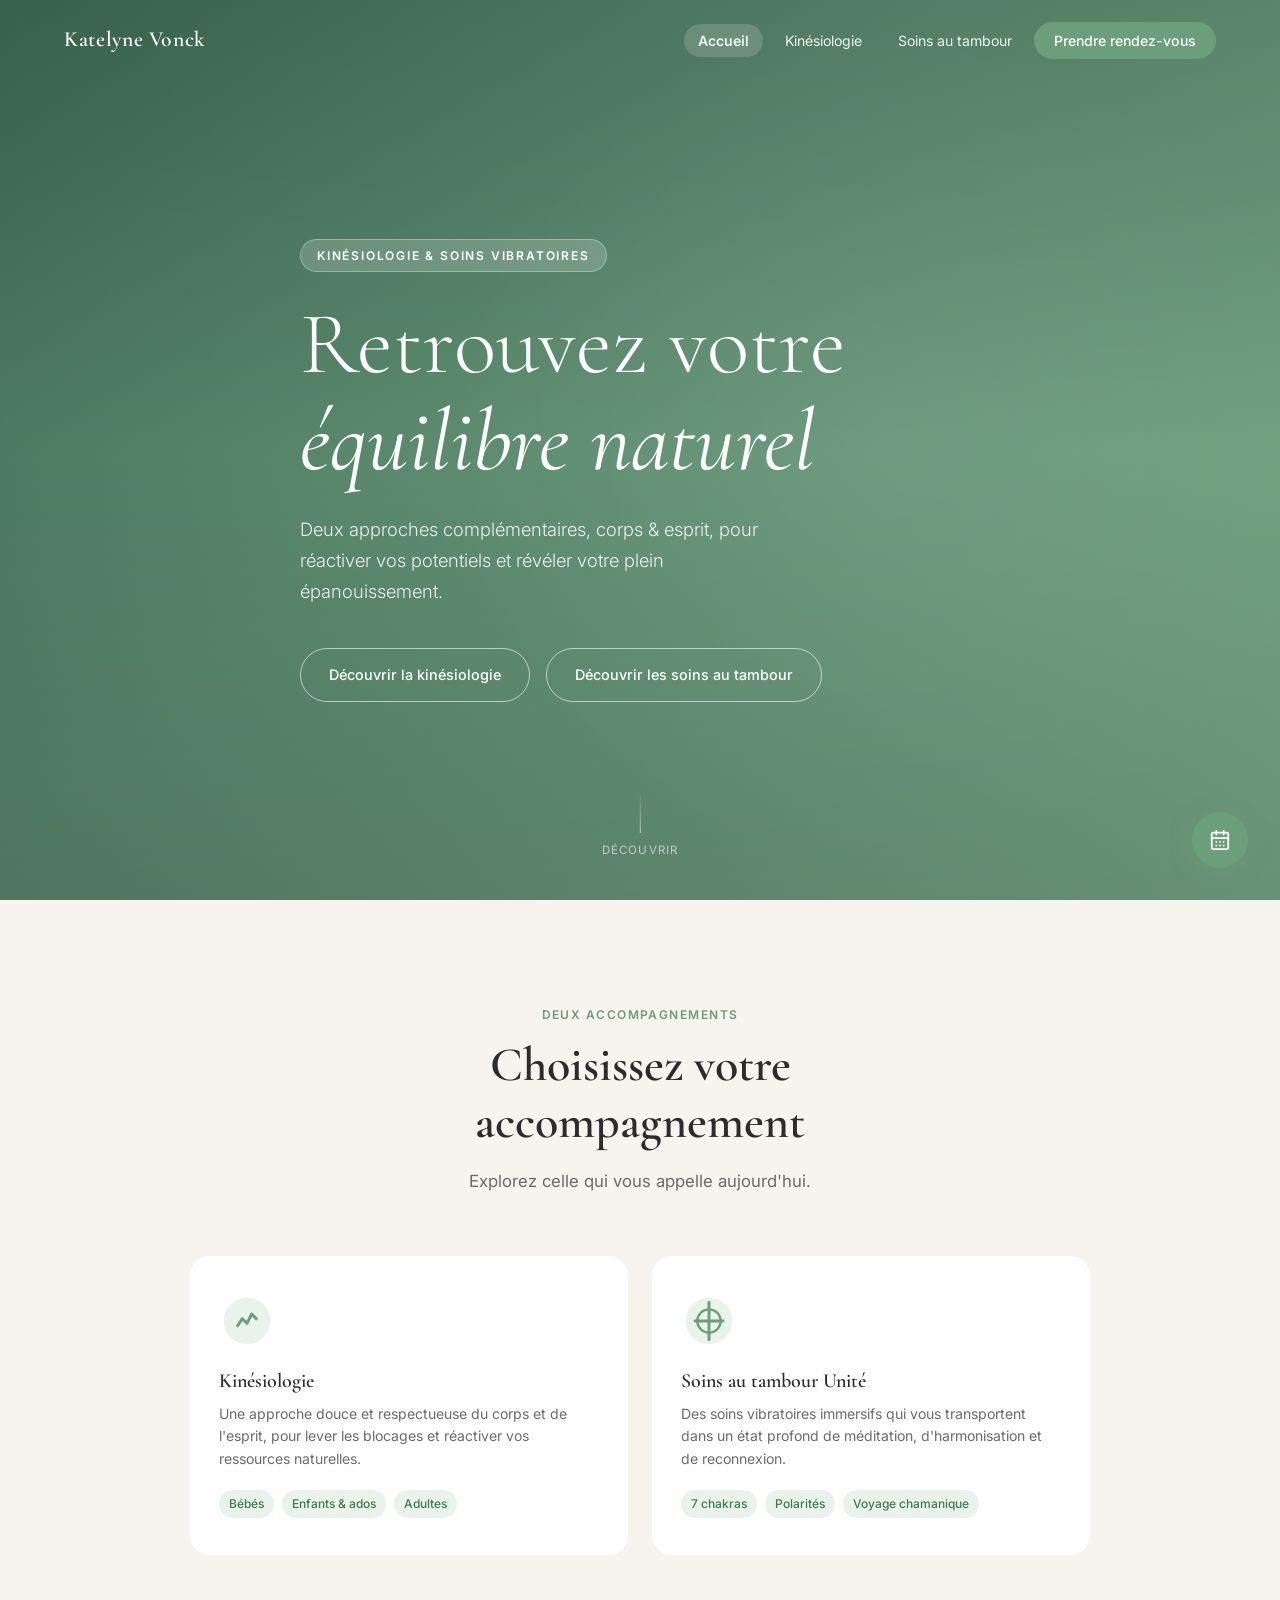
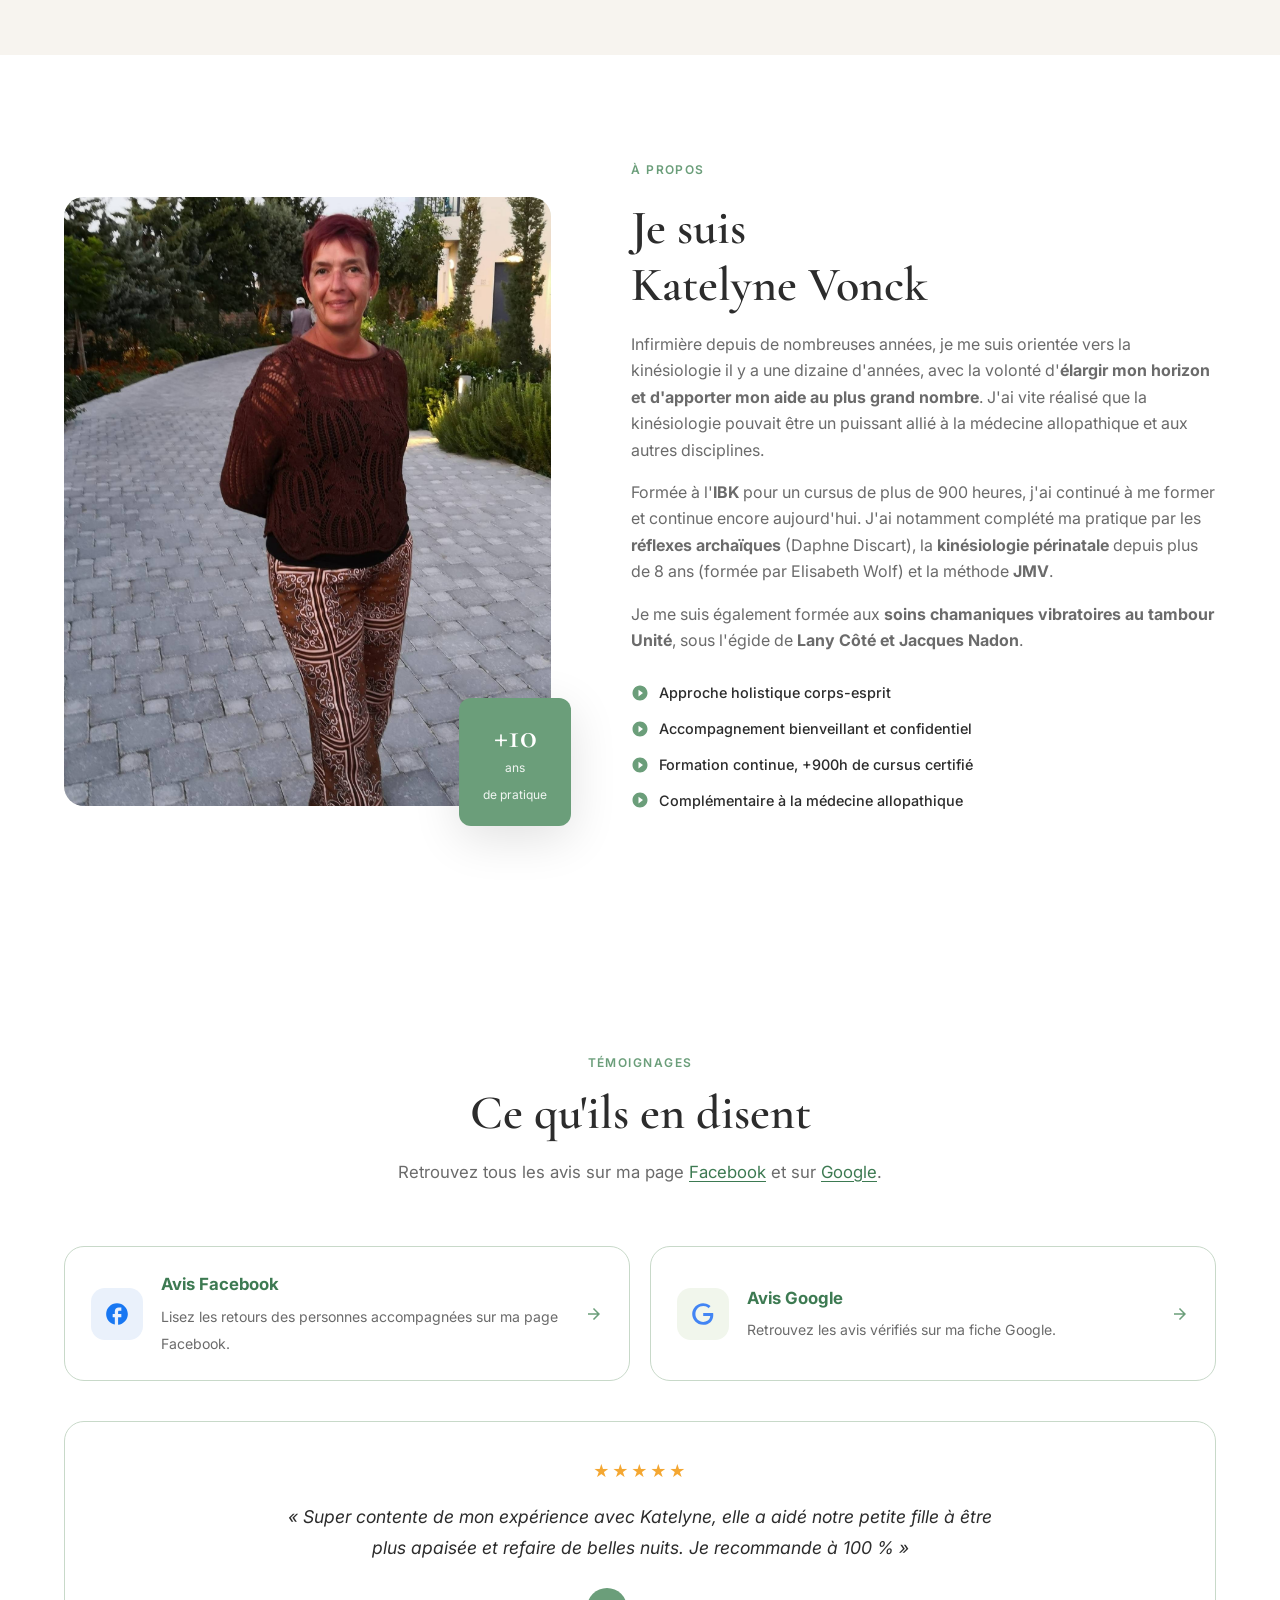
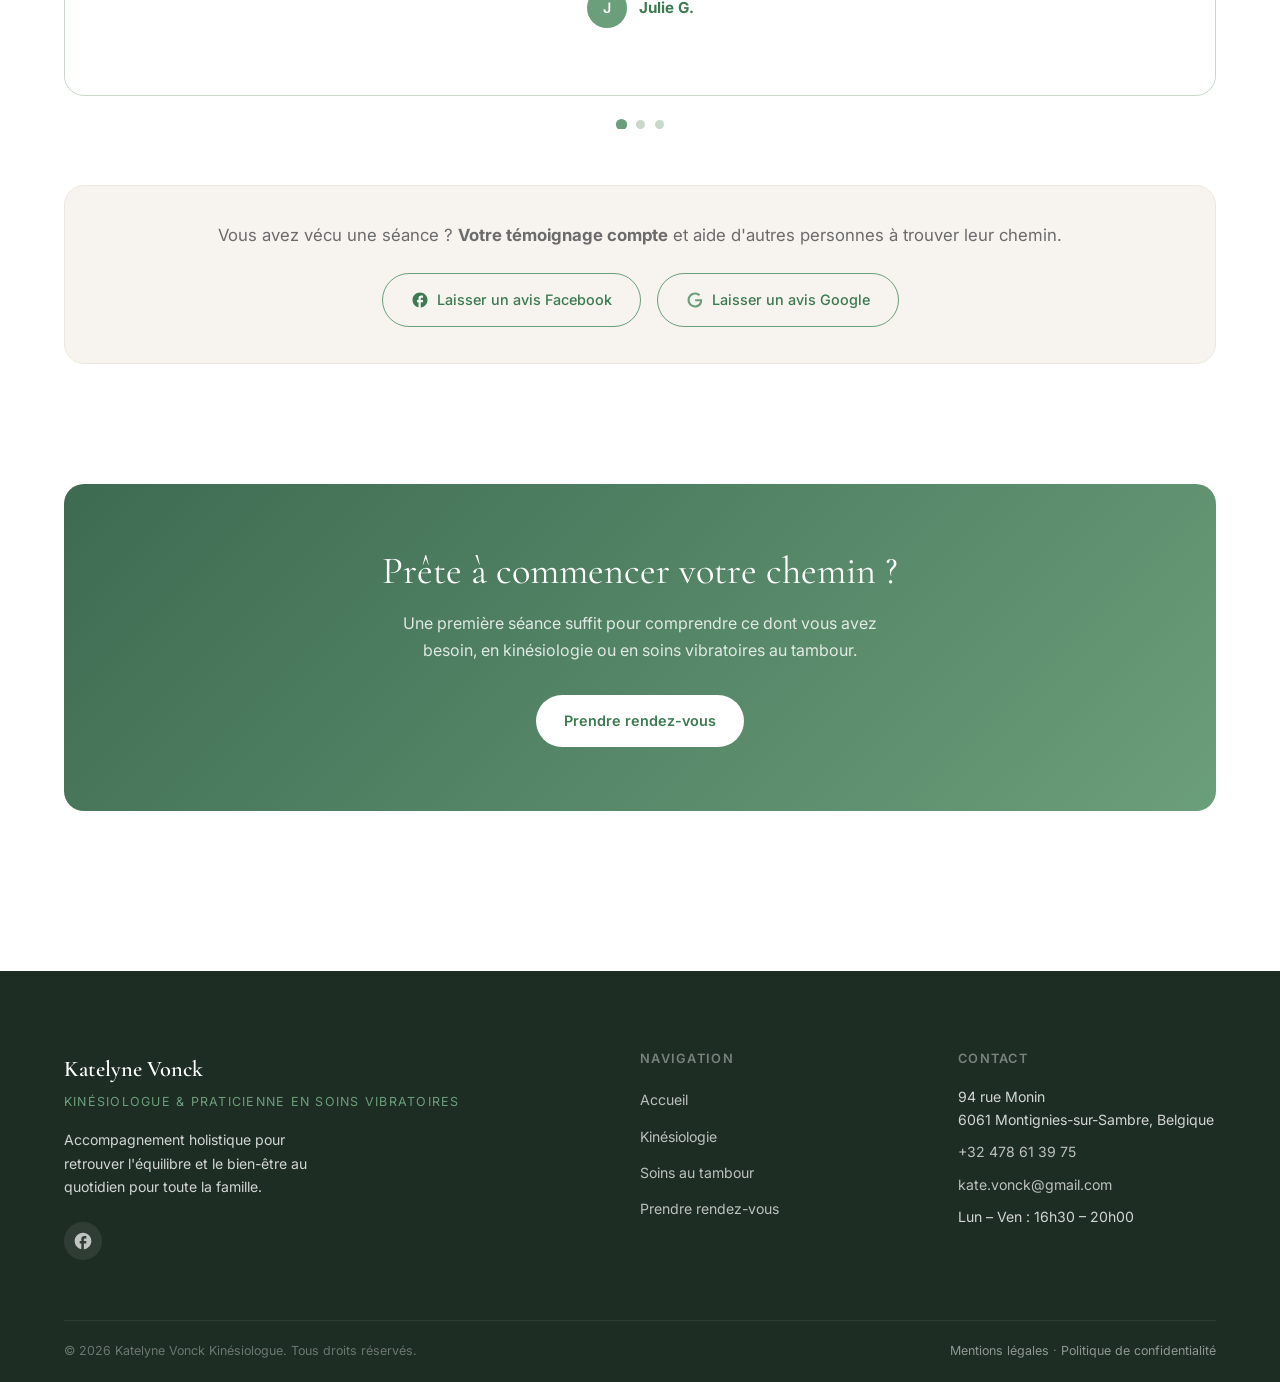
<file: index.html>
<!DOCTYPE html>
<html lang="fr">
<head>
  <meta name="google-site-verification" content="82ShubOhKeDc13BRWe15_0MwCAB38sru5B-6_cLodQk" />
  <meta charset="UTF-8" />
  <meta name="viewport" content="width=device-width, initial-scale=1.0" />
  <title>Katelyne Vonck — Kinésiologie &amp; Soins vibratoires au tambour</title>
  <meta name="description" content="Katelyne Vonck, kinésiologue et praticienne en soins vibratoires au tambour à Montignies-sur-Sambre. Deux approches complémentaires pour bébés, enfants, ados et adultes." />
  <link rel="preconnect" href="https://fonts.googleapis.com" />
  <link rel="preconnect" href="https://fonts.gstatic.com" crossorigin />
  <link href="https://fonts.googleapis.com/css2?family=Cormorant+Garamond:ital,wght@0,300;0,400;0,600;1,300;1,400&family=Inter:wght@300;400;500;600&display=swap" rel="stylesheet" />
  <link rel="stylesheet" href="style.css" />
</head>
<body>

  <header class="header" id="header"></header>

  <main>

    <!-- HERO -->
    <section class="hero" id="accueil">
      <div class="hero-overlay"></div>
      <div class="hero-content container">
        <span class="hero-tag">Kinésiologie &amp; Soins vibratoires</span>
        <h1 class="hero-title">Retrouvez votre<br /><em>équilibre naturel</em></h1>
        <p class="hero-sub">Deux approches complémentaires, corps &amp; esprit, pour réactiver vos potentiels et révéler votre plein épanouissement.</p>
        <div class="hero-actions">
          <a href="kinesiologie.html" class="btn btn-ghost">Découvrir la kinésiologie</a>
          <a href="tambour.html" class="btn btn-ghost">Découvrir les soins au tambour</a>
        </div>
      </div>
      <div class="hero-scroll">
        <span class="scroll-line"></span>
        <span class="scroll-text">Découvrir</span>
      </div>
    </section>


    <!-- FORK : KINÉSIO / TAMBOUR -->
    <section class="services" id="fork">
      <div class="container">
        <div class="section-header reveal">
          <span class="section-tag">Deux accompagnements</span>
          <h2 class="section-title">Choisissez votre accompagnement</h2>
          <p class="section-desc">Explorez celle qui vous appelle aujourd'hui.</p>
        </div>
        <div class="services-grid services-grid--fork reveal">

          <a href="kinesiologie.html" class="service-card">
            <div class="service-icon">
              <svg viewBox="0 0 48 48" fill="none"><circle cx="24" cy="24" r="20" fill="#eaf3eb"/><path d="M16 28 L20 22 L24 26 L28 18 L32 22" stroke="#6b9e7a" stroke-width="2.5" stroke-linecap="round" stroke-linejoin="round" fill="none"/></svg>
            </div>
            <h3>Kinésiologie</h3>
            <p>Une approche douce et respectueuse du corps et de l'esprit, pour lever les blocages et réactiver vos ressources naturelles.</p>
            <div class="service-meta">
              <span>Bébés</span>
              <span>Enfants &amp; ados</span>
              <span>Adultes</span>
            </div>
          </a>

          <a href="tambour.html" class="service-card">
            <div class="service-icon">
              <svg viewBox="0 0 48 48" fill="none"><circle cx="24" cy="24" r="20" fill="#eaf3eb"/><path d="M24 8 L24 40 M12 24 L36 24" stroke="#6b9e7a" stroke-width="2.5" stroke-linecap="round"/><circle cx="24" cy="24" r="10" stroke="#6b9e7a" stroke-width="2" fill="none"/></svg>
            </div>
            <h3>Soins au tambour Unité</h3>
            <p>Des soins vibratoires immersifs qui vous transportent dans un état profond de méditation, d'harmonisation et de reconnexion.</p>
            <div class="service-meta">
              <span>7 chakras</span>
              <span>Polarités</span>
              <span>Voyage chamanique</span>
            </div>
          </a>

        </div>
      </div>
    </section>


    <!-- À PROPOS -->
    <section class="about" id="a-propos">
      <div class="container about-grid">
        <div class="about-image-wrap reveal">
          <div class="about-image-placeholder">
            <img src="Katelyne.jpg" alt="Katelyne Vonck, kinésiologue" class="about-photo" />
          </div>
          <div class="about-badge">
            <span class="badge-num">+10</span>
            <span class="badge-txt">ans<br/>de pratique</span>
          </div>
        </div>
        <div class="about-text reveal">
          <span class="section-tag">À propos</span>
          <h2 class="section-title">Je suis<br />Katelyne Vonck</h2>
          <p>Infirmière depuis de nombreuses années, je me suis orientée vers la kinésiologie il y a une dizaine d'années, avec la volonté d'<strong>élargir mon horizon et d'apporter mon aide au plus grand nombre</strong>. J'ai vite réalisé que la kinésiologie pouvait être un puissant allié à la médecine allopathique et aux autres disciplines.</p>
          <p>Formée à l'<strong>IBK</strong> pour un cursus de plus de 900 heures, j'ai continué à me former et continue encore aujourd'hui. J'ai notamment complété ma pratique par les <strong>réflexes archaïques</strong> (Daphne Discart), la <strong>kinésiologie périnatale</strong> depuis plus de 8 ans (formée par Elisabeth Wolf) et la méthode <strong>JMV</strong>.</p>
          <p>Je me suis également formée aux <strong>soins chamaniques vibratoires au tambour Unité</strong>, sous l'égide de <strong>Lany Côté et Jacques Nadon</strong>.</p>
          <ul class="about-values">
            <li>
              <svg width="18" height="18" viewBox="0 0 24 24" fill="none"><path d="M12 2C6.48 2 2 6.48 2 12s4.48 10 10 10 10-4.48 10-10S17.52 2 12 2zm-2 14.5v-9l6 4.5-6 4.5z" fill="#6b9e7a"/></svg>
              Approche holistique corps-esprit
            </li>
            <li>
              <svg width="18" height="18" viewBox="0 0 24 24" fill="none"><path d="M12 2C6.48 2 2 6.48 2 12s4.48 10 10 10 10-4.48 10-10S17.52 2 12 2zm-2 14.5v-9l6 4.5-6 4.5z" fill="#6b9e7a"/></svg>
              Accompagnement bienveillant et confidentiel
            </li>
            <li>
              <svg width="18" height="18" viewBox="0 0 24 24" fill="none"><path d="M12 2C6.48 2 2 6.48 2 12s4.48 10 10 10 10-4.48 10-10S17.52 2 12 2zm-2 14.5v-9l6 4.5-6 4.5z" fill="#6b9e7a"/></svg>
              Formation continue, +900h de cursus certifié
            </li>
            <li>
              <svg width="18" height="18" viewBox="0 0 24 24" fill="none"><path d="M12 2C6.48 2 2 6.48 2 12s4.48 10 10 10 10-4.48 10-10S17.52 2 12 2zm-2 14.5v-9l6 4.5-6 4.5z" fill="#6b9e7a"/></svg>
              Complémentaire à la médecine allopathique
            </li>
          </ul>
        </div>
      </div>
    </section>


    <!-- TÉMOIGNAGES -->
    <section class="testimonials" id="temoignages">
      <div class="container">
        <div class="section-header reveal">
          <span class="section-tag">Témoignages</span>
          <h2 class="section-title">Ce qu'ils en disent</h2>
          <p class="section-desc">Retrouvez tous les avis sur ma page <a href="https://www.facebook.com/katelynevonckkinesio/?locale=fr_FR" target="_blank" rel="noopener" class="testimonials-link">Facebook</a> et sur <a href="https://www.google.com/search?q=Katelyne+Vonck+kinésiologie+Montignies-sur-Sambre" target="_blank" rel="noopener" class="testimonials-link">Google</a>.</p>
        </div>
        <!-- Vrais avis : renvoi Facebook & Google -->
        <div class="reviews-embed reveal">
          <a href="https://www.facebook.com/katelynevonckkinesio/reviews" target="_blank" rel="noopener" class="review-source-card">
            <div class="review-source-icon review-source-icon--fb">
              <svg viewBox="0 0 24 24" width="26" height="26" fill="currentColor"><path d="M22 12c0-5.52-4.48-10-10-10S2 6.48 2 12c0 4.84 3.44 8.87 8 9.8V15H8v-3h2V9.5C10 7.57 11.57 6 13.5 6H16v3h-2c-.55 0-1 .45-1 1v2h3v3h-3v6.95c5.05-.5 9-4.76 9-9.95z"/></svg>
            </div>
            <div>
              <strong>Avis Facebook</strong>
              <span>Lisez les retours des personnes accompagnées sur ma page Facebook.</span>
            </div>
            <svg class="review-source-arrow" viewBox="0 0 24 24" width="18" height="18" fill="none"><path d="M12 4l-1.41 1.41L16.17 11H4v2h12.17l-5.58 5.59L12 20l8-8z" fill="currentColor"/></svg>
          </a>
          <a href="https://www.google.com/search?q=Katelyne+Vonck+kinésiologie+Montignies-sur-Sambre" target="_blank" rel="noopener" class="review-source-card">
            <div class="review-source-icon review-source-icon--google">
              <svg viewBox="0 0 24 24" width="26" height="26" fill="none"><path d="M21.35 11.1h-9.17v2.73h6.51c-.33 3.81-3.5 5.44-6.5 5.44C8.36 19.27 5 16.25 5 12c0-4.1 3.2-7.27 7.2-7.27 3.09 0 4.9 1.97 4.9 1.97L19 4.72S16.56 2 12.1 2C6.42 2 2.03 6.8 2.03 12c0 5.05 4.13 10 10.22 10 5.35 0 9.25-3.67 9.25-9.09 0-1.15-.15-1.81-.15-1.81z" fill="#4285F4"/></svg>
            </div>
            <div>
              <strong>Avis Google</strong>
              <span>Retrouvez les avis vérifiés sur ma fiche Google.</span>
            </div>
            <svg class="review-source-arrow" viewBox="0 0 24 24" width="18" height="18" fill="none"><path d="M12 4l-1.41 1.41L16.17 11H4v2h12.17l-5.58 5.59L12 20l8-8z" fill="currentColor"/></svg>
          </a>
        </div>

        <!-- Carrousel d'avis -->
        <div class="reviews-carousel reveal" id="reviewsCarousel">
          <div class="reviews-track" id="reviewsTrack">
            <div class="review-slide">
              <div class="stars">★★★★★</div>
              <p>« Super contente de mon expérience avec Katelyne, elle a aidé notre petite fille à être plus apaisée et refaire de belles nuits. Je recommande à 100&nbsp;% »</p>
              <div class="review-slide-author">
                <div class="author-avatar">J</div>
                <strong>Julie G.</strong>
              </div>
            </div>
            <div class="review-slide">
              <div class="stars">★★★★★</div>
              <p>« Très pro, toujours à l'écoute, douce et bienveillante, elle va au bout des choses… Une aide précieuse, merci&nbsp;! »</p>
              <div class="review-slide-author">
                <div class="author-avatar">N</div>
                <strong>Nathalie B.</strong>
              </div>
            </div>
            <div class="review-slide">
              <div class="stars">★★★★★</div>
              <p>« Première expérience pour moi et je n'en suis absolument pas déçue. Je recommande les yeux fermés, vraiment. Un grand merci, je reviendrai certainement à chaque fois que je ressentirai le besoin, ça en vaut vraiment la peine. »</p>
              <div class="review-slide-author">
                <div class="author-avatar">B</div>
                <strong>Beverly F.</strong>
              </div>
            </div>
          </div>
          <div class="reviews-dots" id="reviewsDots"></div>
        </div>

        <!-- Invitation à laisser un avis -->
        <div class="review-cta reveal">
          <p>Vous avez vécu une séance ? <strong>Votre témoignage compte</strong> et aide d'autres personnes à trouver leur chemin.</p>
          <div class="review-cta-btns">
            <a href="https://www.facebook.com/katelynevonckkinesio/?locale=fr_FR" target="_blank" rel="noopener" class="btn btn-outline">
              <svg viewBox="0 0 24 24" width="18" height="18" fill="currentColor"><path d="M22 12c0-5.52-4.48-10-10-10S2 6.48 2 12c0 4.84 3.44 8.87 8 9.8V15H8v-3h2V9.5C10 7.57 11.57 6 13.5 6H16v3h-2c-.55 0-1 .45-1 1v2h3v3h-3v6.95c5.05-.5 9-4.76 9-9.95z"/></svg>
              Laisser un avis Facebook
            </a>
            <a href="https://g.page/r/write-a-review" target="_blank" rel="noopener" class="btn btn-outline">
              <svg viewBox="0 0 24 24" width="18" height="18" fill="none"><path d="M21.35 11.1h-9.17v2.73h6.51c-.33 3.81-3.5 5.44-6.5 5.44C8.36 19.27 5 16.25 5 12c0-4.1 3.2-7.27 7.2-7.27 3.09 0 4.9 1.97 4.9 1.97L19 4.72S16.56 2 12.1 2C6.42 2 2.03 6.8 2.03 12c0 5.05 4.13 10 10.22 10 5.35 0 9.25-3.67 9.25-9.09 0-1.15-.15-1.81-.15-1.81z" fill="#6b9e7a"/></svg>
              Laisser un avis Google
            </a>
          </div>
        </div>
      </div>
    </section>


    <!-- CTA RENDEZ-VOUS -->
    <section class="cta-banner-section">
      <div class="container">
        <div class="cta-banner reveal">
          <h2>Prête à commencer votre chemin ?</h2>
          <p>Une première séance suffit pour comprendre ce dont vous avez besoin, en kinésiologie ou en soins vibratoires au tambour.</p>
          <div class="cta-banner-actions">
            <a href="contact.html#rdv" class="btn btn-primary">Prendre rendez-vous</a>
          </div>
        </div>
      </div>
    </section>

  </main>

  <footer class="footer" id="site-footer"></footer>
  <div id="site-fab"></div>

  <script src="partials.js"></script>
  <script src="script.js"></script>
</body>
</html>
</file>
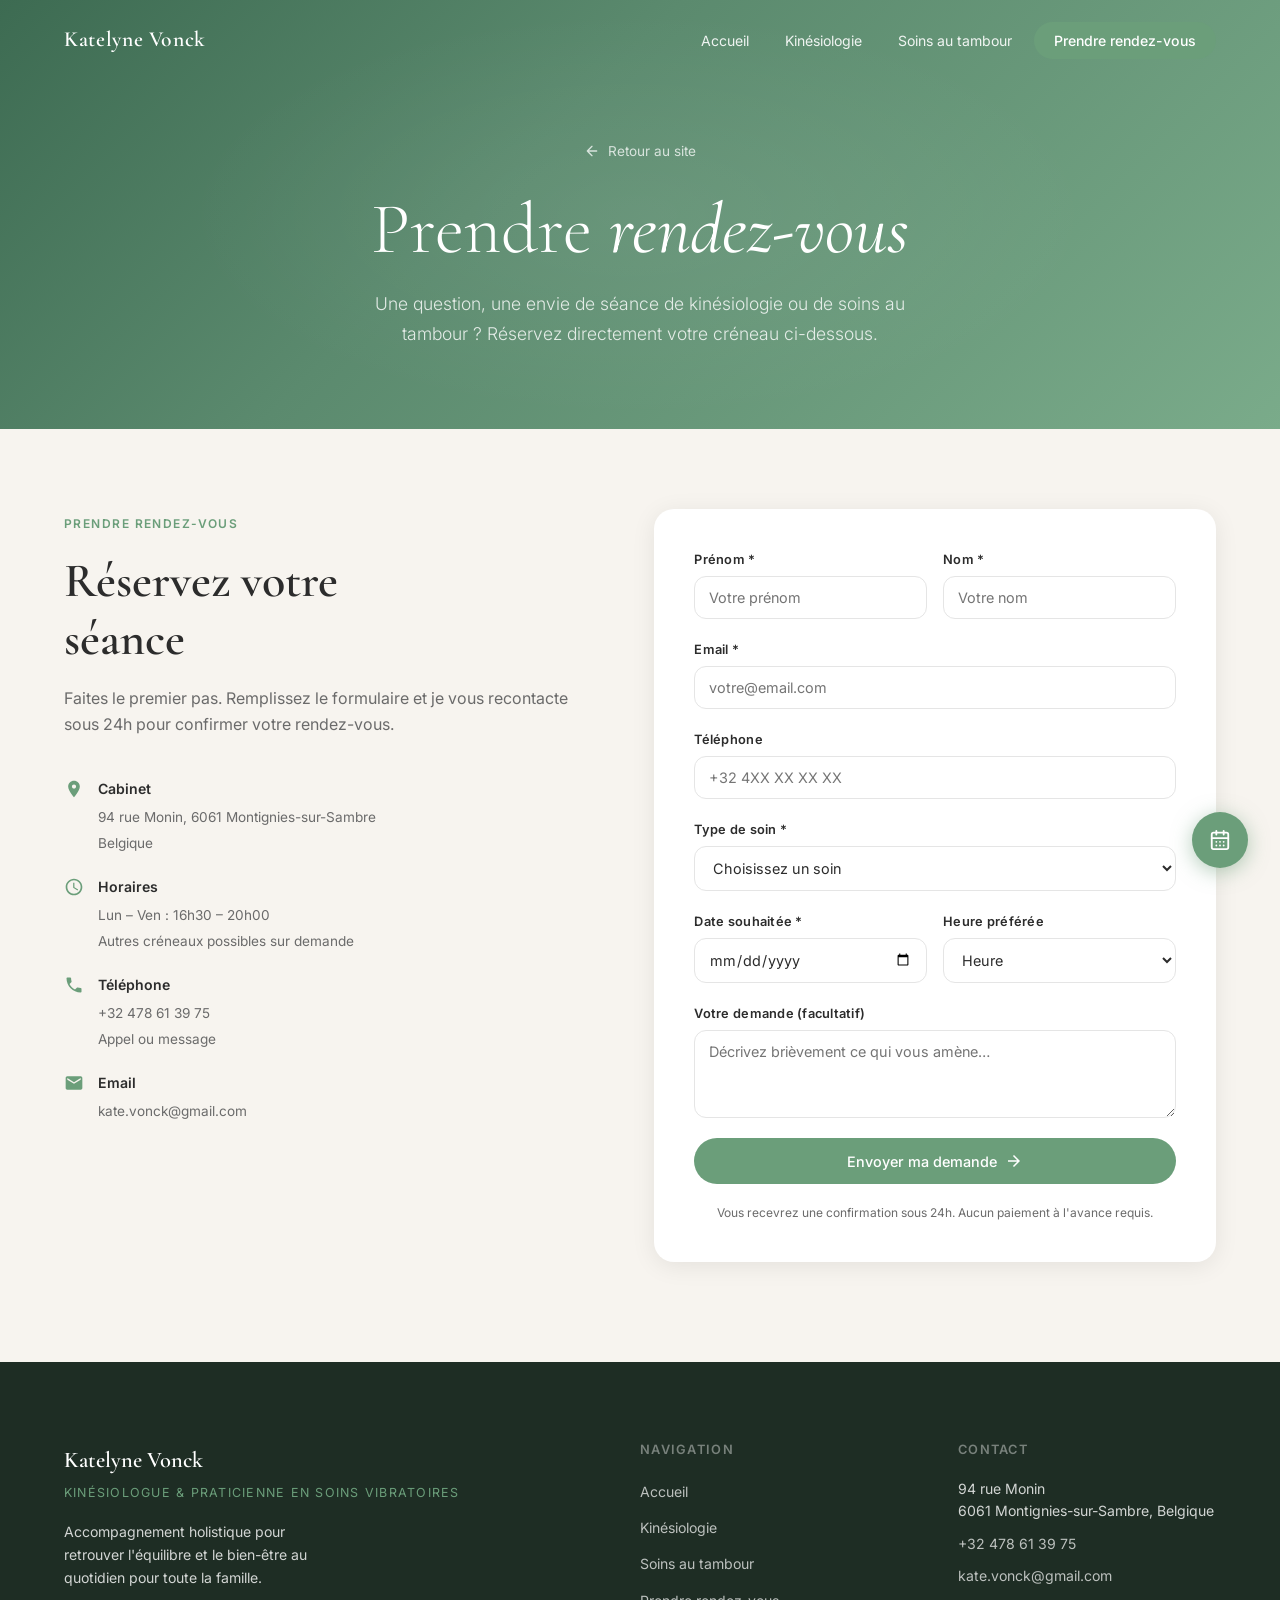
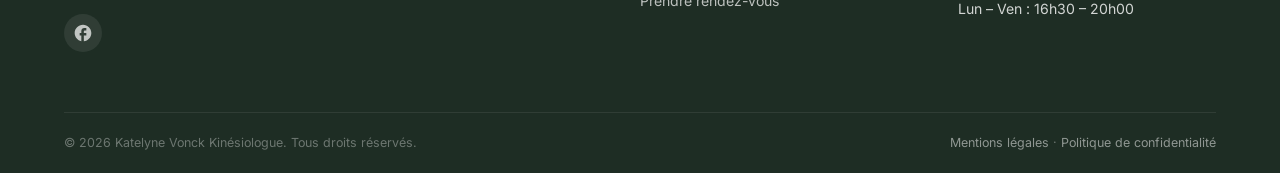
<file: contact.html>
<!DOCTYPE html>
<html lang="fr">
<head>
  <meta charset="UTF-8" />
  <meta name="viewport" content="width=device-width, initial-scale=1.0" />
  <title>Prendre rendez-vous — Katelyne Vonck</title>
  <meta name="description" content="Prenez rendez-vous avec Katelyne Vonck, kinésiologue et praticienne en soins vibratoires au tambour, à Montignies-sur-Sambre." />
  <link rel="preconnect" href="https://fonts.googleapis.com" />
  <link rel="preconnect" href="https://fonts.gstatic.com" crossorigin />
  <link href="https://fonts.googleapis.com/css2?family=Cormorant+Garamond:ital,wght@0,300;0,400;0,600;1,300;1,400&family=Inter:wght@300;400;500;600&display=swap" rel="stylesheet" />
  <link rel="stylesheet" href="style.css" />
</head>
<body>

  <header class="header" id="header"></header>

  <main>

    <!-- HERO -->
    <div class="page-hero">
      <div class="page-hero-content container">
        <a href="index.html" class="back-link">
          <svg viewBox="0 0 24 24" width="16" height="16" fill="none"><path d="M19 12H5M12 19l-7-7 7-7" stroke="currentColor" stroke-width="2" stroke-linecap="round" stroke-linejoin="round"/></svg>
          Retour au site
        </a>
        <h1>Prendre <em>rendez-vous</em></h1>
        <p>Une question, une envie de séance de kinésiologie ou de soins au tambour ? Réservez directement votre créneau ci-dessous.</p>
      </div>
    </div>

    <!-- RENDEZ-VOUS -->
    <section class="booking" id="rdv" style="padding-top: 80px;">
      <div class="container booking-grid">
        <div class="booking-info reveal">
          <span class="section-tag">Prendre rendez-vous</span>
          <h2 class="section-title">Réservez votre<br />séance</h2>
          <p>Faites le premier pas. Remplissez le formulaire et je vous recontacte sous 24h pour confirmer votre rendez-vous.</p>
          <div class="booking-details">
            <div class="booking-detail">
              <svg viewBox="0 0 24 24" fill="none"><path d="M12 2C8.13 2 5 5.13 5 9c0 5.25 7 13 7 13s7-7.75 7-13c0-3.87-3.13-7-7-7zm0 9.5c-1.38 0-2.5-1.12-2.5-2.5s1.12-2.5 2.5-2.5 2.5 1.12 2.5 2.5-1.12 2.5-2.5 2.5z" fill="#6b9e7a"/></svg>
              <div>
                <strong>Cabinet</strong>
                <span>94 rue Monin, 6061 Montignies-sur-Sambre<br/>Belgique</span>
              </div>
            </div>
            <div class="booking-detail">
              <svg viewBox="0 0 24 24" fill="none"><path d="M11.99 2C6.47 2 2 6.48 2 12s4.47 10 9.99 10C17.52 22 22 17.52 22 12S17.52 2 11.99 2zM12 20c-4.42 0-8-3.58-8-8s3.58-8 8-8 8 3.58 8 8-3.58 8-8 8zm.5-13H11v6l5.25 3.15.75-1.23-4.5-2.67V7z" fill="#6b9e7a"/></svg>
              <div>
                <strong>Horaires</strong>
                <span>Lun – Ven : 16h30 – 20h00<br/>Autres créneaux possibles sur demande</span>
              </div>
            </div>
            <div class="booking-detail">
              <svg viewBox="0 0 24 24" fill="none"><path d="M6.62 10.79c1.44 2.83 3.76 5.14 6.59 6.59l2.2-2.2c.27-.27.67-.36 1.02-.24 1.12.37 2.33.57 3.57.57.55 0 1 .45 1 1V20c0 .55-.45 1-1 1-9.39 0-17-7.61-17-17 0-.55.45-1 1-1h3.5c.55 0 1 .45 1 1 0 1.25.2 2.45.57 3.57.11.35.03.74-.25 1.02l-2.2 2.2z" fill="#6b9e7a"/></svg>
              <div>
                <strong>Téléphone</strong>
                <span><a href="tel:+32478613975">+32 478 61 39 75</a><br/>Appel ou message</span>
              </div>
            </div>
            <div class="booking-detail">
              <svg viewBox="0 0 24 24" fill="none"><path d="M20 4H4c-1.1 0-1.99.9-1.99 2L2 18c0 1.1.9 2 2 2h16c1.1 0 2-.9 2-2V6c0-1.1-.9-2-2-2zm0 4l-8 5-8-5V6l8 5 8-5v2z" fill="#6b9e7a"/></svg>
              <div>
                <strong>Email</strong>
                <span><a href="mailto:kate.vonck@gmail.com">kate.vonck@gmail.com</a></span>
              </div>
            </div>
          </div>
        </div>

        <div class="booking-form-wrap reveal">
          <form class="booking-form" id="bookingForm" novalidate>
            <div class="form-row">
              <div class="form-group">
                <label for="prenom">Prénom *</label>
                <input type="text" id="prenom" name="prenom" placeholder="Votre prénom" required />
              </div>
              <div class="form-group">
                <label for="nom">Nom *</label>
                <input type="text" id="nom" name="nom" placeholder="Votre nom" required />
              </div>
            </div>
            <div class="form-group">
              <label for="email">Email *</label>
              <input type="email" id="email" name="email" placeholder="votre@email.com" required />
            </div>
            <div class="form-group">
              <label for="tel">Téléphone</label>
              <input type="tel" id="tel" name="tel" placeholder="+32 4XX XX XX XX" />
            </div>
            <div class="form-group">
              <label for="service">Type de soin *</label>
              <select id="service" name="service" required>
                <option value="" disabled selected>Choisissez un soin</option>
                <optgroup label="Kinésiologie">
                  <option value="kinesio-bebe">Kinésiologie Bébé (transfert)</option>
                  <option value="kinesio-enfant">Kinésiologie Enfant / Ado</option>
                  <option value="kinesio-adulte">Kinésiologie Adulte</option>
                </optgroup>
                <optgroup label="Soins vibratoires au tambour">
                  <option value="tambour-chakras">Équilibration des 7 chakras</option>
                  <option value="tambour-polarites">Fusion des polarités</option>
                  <option value="tambour-renaissance">Soin de renaissance</option>
                  <option value="tambour-aigle">Soin de l'Aigle</option>
                  <option value="tambour-coyote">Soin du Coyote</option>
                  <option value="tambour-ours">Soin de l'Ours</option>
                  <option value="tambour-bison">Soin du Bison</option>
                  <option value="tambour-coeur">Soin du Cœur</option>
                </optgroup>
              </select>
            </div>
            <div class="form-row">
              <div class="form-group">
                <label for="date">Date souhaitée *</label>
                <input type="date" id="date" name="date" required />
              </div>
              <div class="form-group">
                <label for="heure">Heure préférée</label>
                <select id="heure" name="heure">
                  <option value="" disabled selected>Heure</option>
                  <option>16:30</option>
                  <option>17:00</option>
                  <option>17:30</option>
                  <option>18:00</option>
                  <option>18:30</option>
                  <option>19:00</option>
                  <option>19:30</option>
                </select>
              </div>
            </div>
            <div class="form-group">
              <label for="message">Votre demande (facultatif)</label>
              <textarea id="message" name="message" rows="3" placeholder="Décrivez brièvement ce qui vous amène…"></textarea>
            </div>
            <button type="submit" class="btn btn-primary btn-full">
              Envoyer ma demande
              <svg viewBox="0 0 24 24" fill="none" width="18" height="18"><path d="M12 4l-1.41 1.41L16.17 11H4v2h12.17l-5.58 5.59L12 20l8-8z" fill="currentColor"/></svg>
            </button>
            <p class="form-note">Vous recevrez une confirmation sous 24h. Aucun paiement à l'avance requis.</p>
          </form>
          <div class="form-success" id="formSuccess" hidden>
            <svg viewBox="0 0 24 24" width="48" height="48" fill="none"><circle cx="12" cy="12" r="10" fill="#eaf3eb"/><path d="M8 12l3 3 5-5" stroke="#6b9e7a" stroke-width="2" stroke-linecap="round" stroke-linejoin="round"/></svg>
            <h3>Demande envoyée !</h3>
            <p>Merci <span id="successName"></span>. Je vous recontacte très vite pour confirmer votre rendez-vous.</p>
          </div>
        </div>
      </div>
    </section>

  </main>

  <footer class="footer" id="site-footer"></footer>
  <div id="site-fab"></div>

  <script src="partials.js"></script>
  <script src="script.js"></script>
</body>
</html>
</file>
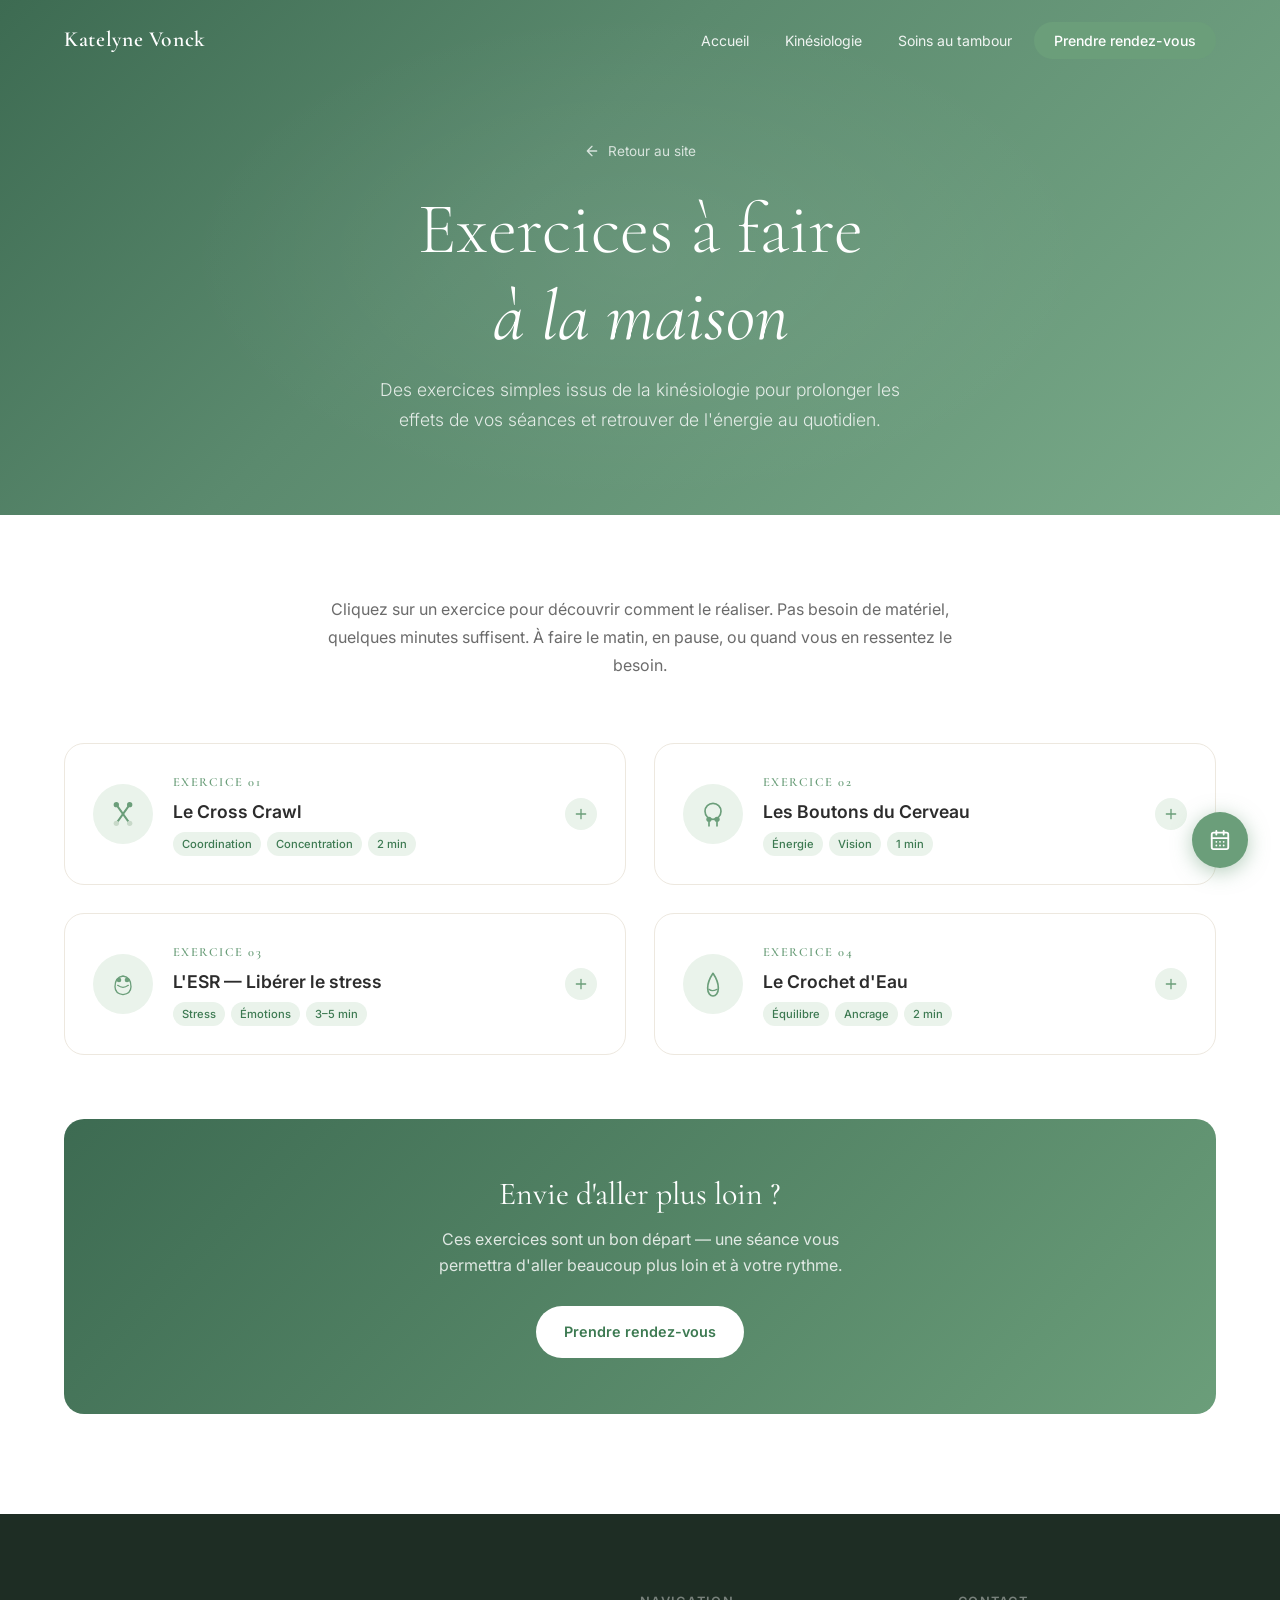
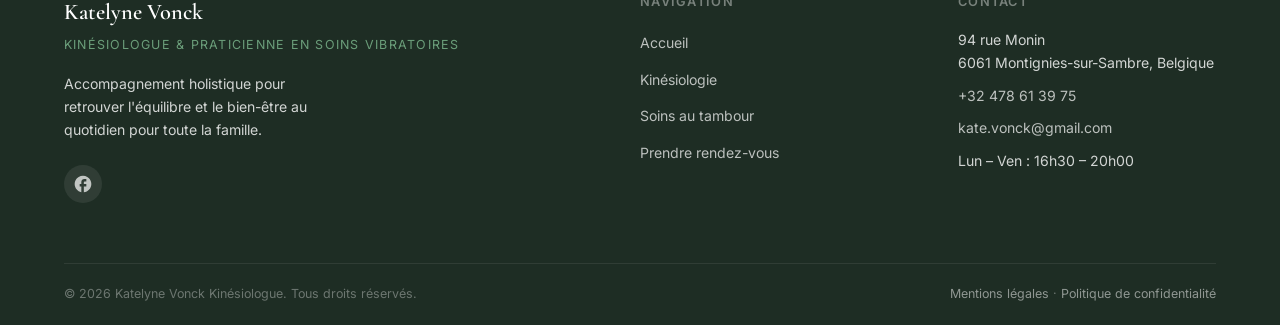
<file: exercices.html>
<!DOCTYPE html>
<html lang="fr">
<head>
  <meta charset="UTF-8" />
  <meta name="viewport" content="width=device-width, initial-scale=1.0" />
  <title>Exercices à la maison — Katelyne Vonck Kinésiologie</title>
  <meta name="description" content="4 exercices de kinésiologie faciles à faire chez soi pour prolonger les effets de vos séances." />
  <link rel="preconnect" href="https://fonts.googleapis.com" />
  <link rel="preconnect" href="https://fonts.gstatic.com" crossorigin />
  <link href="https://fonts.googleapis.com/css2?family=Cormorant+Garamond:ital,wght@0,300;0,400;0,600;1,300;1,400&family=Inter:wght@300;400;500;600&display=swap" rel="stylesheet" />
  <link rel="stylesheet" href="style.css" />
  <style>
    /* ── Exercices page ── */
    .exercices-section {
      padding: 80px 0 100px;
    }

    .exercices-intro {
      max-width: 680px;
      margin: 0 auto 64px;
      text-align: center;
    }
    .exercices-intro p {
      color: var(--text-muted);
      font-size: 1rem;
      line-height: 1.75;
    }

    .exercices-grid {
      display: grid;
      grid-template-columns: repeat(2, 1fr);
      gap: 28px;
    }

    /* Carte exercice fermée */
    .ex-card {
      background: var(--white);
      border: 1.5px solid var(--beige-dark);
      border-radius: var(--radius-lg);
      overflow: hidden;
      transition: box-shadow var(--transition), border-color var(--transition);
      cursor: pointer;
    }
    .ex-card:hover {
      box-shadow: var(--shadow-lg);
      border-color: var(--green-mid);
    }
    .ex-card.open {
      border-color: var(--green);
      box-shadow: 0 8px 32px rgba(107,158,122,.18);
    }

    .ex-header {
      display: flex;
      align-items: center;
      gap: 20px;
      padding: 28px;
      user-select: none;
    }

    .ex-icon {
      width: 60px;
      height: 60px;
      border-radius: 50%;
      background: var(--green-light);
      display: flex;
      align-items: center;
      justify-content: center;
      flex-shrink: 0;
      transition: background var(--transition);
    }
    .ex-card.open .ex-icon,
    .ex-card:hover .ex-icon {
      background: var(--green-mid);
    }
    .ex-icon svg { width: 32px; height: 32px; }

    .ex-meta { flex: 1; }
    .ex-num {
      font-family: 'Cormorant Garamond', serif;
      font-size: .78rem;
      font-weight: 600;
      letter-spacing: .12em;
      text-transform: uppercase;
      color: var(--green);
      margin-bottom: 4px;
    }
    .ex-title {
      font-size: 1.1rem;
      font-weight: 600;
      color: var(--text);
      margin-bottom: 4px;
    }
    .ex-tags {
      display: flex;
      gap: 6px;
      flex-wrap: wrap;
      margin-top: 6px;
    }
    .ex-tag {
      font-size: .7rem;
      font-weight: 500;
      color: var(--green-dark);
      background: var(--green-light);
      padding: 3px 9px;
      border-radius: 50px;
    }

    .ex-toggle {
      width: 32px;
      height: 32px;
      border-radius: 50%;
      background: var(--green-light);
      display: flex;
      align-items: center;
      justify-content: center;
      flex-shrink: 0;
      transition: background var(--transition), transform var(--transition);
    }
    .ex-card.open .ex-toggle {
      background: var(--green);
      transform: rotate(45deg);
    }
    .ex-toggle svg { width: 16px; height: 16px; }
    .ex-card.open .ex-toggle svg path { stroke: white; }

    /* Contenu déplié */
    .ex-body {
      display: none;
      padding: 0 28px 28px;
      border-top: 1px solid var(--beige-dark);
      animation: slideDown .25s ease;
    }
    .ex-card.open .ex-body { display: block; }

    @keyframes slideDown {
      from { opacity: 0; transform: translateY(-8px); }
      to   { opacity: 1; transform: translateY(0); }
    }

    .ex-illustration {
      background: var(--green-light);
      border-radius: var(--radius);
      padding: 24px;
      text-align: center;
      margin: 20px 0 24px;
    }
    .ex-illustration svg {
      width: 100%;
      max-width: 300px;
      height: 140px;
    }

    .ex-body h4 {
      font-size: .78rem;
      font-weight: 600;
      letter-spacing: .1em;
      text-transform: uppercase;
      color: var(--green);
      margin: 20px 0 8px;
    }
    .ex-body p {
      font-size: .9rem;
      color: var(--text-muted);
      line-height: 1.7;
      margin-bottom: 8px;
    }
    .ex-steps {
      counter-reset: step;
      display: flex;
      flex-direction: column;
      gap: 10px;
      margin: 8px 0;
    }
    .ex-step {
      display: flex;
      gap: 12px;
      align-items: flex-start;
      font-size: .9rem;
      color: var(--text);
      line-height: 1.6;
    }
    .ex-step::before {
      counter-increment: step;
      content: counter(step);
      width: 24px;
      height: 24px;
      border-radius: 50%;
      background: var(--green);
      color: white;
      font-size: .72rem;
      font-weight: 600;
      display: flex;
      align-items: center;
      justify-content: center;
      flex-shrink: 0;
      margin-top: 1px;
    }
    .ex-benefit {
      display: flex;
      align-items: center;
      gap: 8px;
      background: var(--beige);
      border-radius: var(--radius);
      padding: 10px 14px;
      font-size: .83rem;
      color: var(--text-muted);
      margin-top: 16px;
    }
    .ex-benefit svg { flex-shrink: 0; }

    /* CTA bas de page */
    .ex-cta {
      background: linear-gradient(135deg, #3d6b52, #6b9e7a);
      border-radius: var(--radius-lg);
      padding: 56px 40px;
      text-align: center;
      color: var(--white);
      margin-top: 64px;
    }
    .ex-cta h2 { font-size: 2rem; font-weight: 400; color: white; margin-bottom: 12px; }
    .ex-cta p { color: rgba(255,255,255,.82); max-width: 440px; margin: 0 auto 28px; }
    .ex-cta .btn-primary { background: white; color: var(--green-dark); font-weight: 600; }
    .ex-cta .btn-primary:hover { background: var(--green-light); }

    @media (max-width: 768px) {
      .exercices-grid { grid-template-columns: 1fr; }
    }
  </style>
</head>
<body>

  <!-- NAV -->
  <header class="header" id="header"></header>

  <main>

    <!-- HERO -->
    <div class="page-hero">
      <div class="page-hero-content container">
        <a href="index.html" class="back-link">
          <svg viewBox="0 0 24 24" width="16" height="16" fill="none"><path d="M19 12H5M12 19l-7-7 7-7" stroke="currentColor" stroke-width="2" stroke-linecap="round" stroke-linejoin="round"/></svg>
          Retour au site
        </a>
        <h1>Exercices à faire<br /><em>à la maison</em></h1>
        <p>Des exercices simples issus de la kinésiologie pour prolonger les effets de vos séances et retrouver de l'énergie au quotidien.</p>
      </div>
    </div>

    <section class="exercices-section">
      <div class="container">

        <div class="exercices-intro reveal">
          <p>Cliquez sur un exercice pour découvrir comment le réaliser. Pas besoin de matériel, quelques minutes suffisent. À faire le matin, en pause, ou quand vous en ressentez le besoin.</p>
        </div>

        <div class="exercices-grid">

          <!-- EXERCICE 1 : Cross Crawl -->
          <div class="ex-card reveal" id="ex1">
            <div class="ex-header" onclick="toggleEx('ex1')">
              <div class="ex-icon">
                <svg viewBox="0 0 48 48" fill="none" xmlns="http://www.w3.org/2000/svg">
                  <path d="M14 10 L34 38" stroke="#6b9e7a" stroke-width="3" stroke-linecap="round"/>
                  <path d="M34 10 L14 38" stroke="#6b9e7a" stroke-width="3" stroke-linecap="round"/>
                  <circle cx="14" cy="10" r="4" fill="#6b9e7a"/>
                  <circle cx="34" cy="10" r="4" fill="#6b9e7a"/>
                  <circle cx="14" cy="38" r="4" fill="#c8d9c9"/>
                  <circle cx="34" cy="38" r="4" fill="#c8d9c9"/>
                </svg>
              </div>
              <div class="ex-meta">
                <p class="ex-num">Exercice 01</p>
                <p class="ex-title">Le Cross Crawl</p>
                <div class="ex-tags">
                  <span class="ex-tag">Coordination</span>
                  <span class="ex-tag">Concentration</span>
                  <span class="ex-tag">2 min</span>
                </div>
              </div>
              <div class="ex-toggle">
                <svg viewBox="0 0 24 24" fill="none"><path d="M12 5v14M5 12h14" stroke="#6b9e7a" stroke-width="2" stroke-linecap="round"/></svg>
              </div>
            </div>
            <div class="ex-body">
              <div class="ex-illustration">
                <svg viewBox="0 0 300 130" fill="none" xmlns="http://www.w3.org/2000/svg">
                  <!-- Personnage debout -->
                  <circle cx="150" cy="22" r="16" fill="#6b9e7a" opacity=".7"/>
                  <rect x="138" y="40" width="24" height="40" rx="10" fill="#6b9e7a" opacity=".7"/>
                  <!-- Bras gauche levé vers genou droit -->
                  <path d="M138 55 Q115 60 108 80" stroke="#3d7a52" stroke-width="5" stroke-linecap="round" fill="none"/>
                  <!-- Bras droit vers le bas -->
                  <path d="M162 55 Q185 60 190 75" stroke="#c8d9c9" stroke-width="5" stroke-linecap="round" fill="none"/>
                  <!-- Jambe gauche basse -->
                  <path d="M145 80 Q140 100 135 120" stroke="#c8d9c9" stroke-width="5" stroke-linecap="round" fill="none"/>
                  <!-- Jambe droite / genou levé -->
                  <path d="M155 80 Q160 95 165 85 Q168 78 175 80" stroke="#3d7a52" stroke-width="5" stroke-linecap="round" fill="none"/>
                  <!-- Flèches croisement -->
                  <path d="M108 80 Q130 85 175 80" stroke="#6b9e7a" stroke-width="1.5" stroke-dasharray="4 3" opacity=".5"/>
                  <text x="150" y="128" text-anchor="middle" font-family="Inter,sans-serif" font-size="11" fill="#6b9e7a">Main gauche ↔ Genou droit</text>
                </svg>
              </div>
              <h4>Comment faire</h4>
              <div class="ex-steps">
                <div class="ex-step">Tenez-vous debout, les pieds légèrement écartés.</div>
                <div class="ex-step">Levez le genou droit et touchez-le avec la main gauche.</div>
                <div class="ex-step">Alternez : genou gauche + main droite, comme si vous marchiez sur place en exagérant le mouvement.</div>
                <div class="ex-step">Faites 20 répétitions lentement, en respirant calmement.</div>
              </div>
              <h4>Pourquoi ça marche</h4>
              <p>Le Cross Crawl active la communication entre les deux hémisphères du cerveau. Il améliore la coordination, la concentration et la clarté mentale.</p>
              <div class="ex-benefit">
                <svg viewBox="0 0 24 24" width="18" height="18" fill="none"><path d="M12 2l3.09 6.26L22 9.27l-5 4.87 1.18 6.88L12 17.77l-6.18 3.25L7 14.14 2 9.27l6.91-1.01L12 2z" stroke="#6b9e7a" stroke-width="1.5" fill="none"/></svg>
                Idéal le matin au réveil ou avant un travail nécessitant de la concentration.
              </div>
            </div>
          </div>

          <!-- EXERCICE 2 : Boutons du cerveau -->
          <div class="ex-card reveal" id="ex2">
            <div class="ex-header" onclick="toggleEx('ex2')">
              <div class="ex-icon">
                <svg viewBox="0 0 48 48" fill="none" xmlns="http://www.w3.org/2000/svg">
                  <circle cx="24" cy="20" r="12" stroke="#6b9e7a" stroke-width="2.5" fill="none"/>
                  <circle cx="18" cy="32" r="4" fill="#6b9e7a"/>
                  <circle cx="30" cy="32" r="4" fill="#6b9e7a"/>
                  <path d="M18 36 L18 42 M30 36 L30 42" stroke="#6b9e7a" stroke-width="2.5" stroke-linecap="round"/>
                </svg>
              </div>
              <div class="ex-meta">
                <p class="ex-num">Exercice 02</p>
                <p class="ex-title">Les Boutons du Cerveau</p>
                <div class="ex-tags">
                  <span class="ex-tag">Énergie</span>
                  <span class="ex-tag">Vision</span>
                  <span class="ex-tag">1 min</span>
                </div>
              </div>
              <div class="ex-toggle">
                <svg viewBox="0 0 24 24" fill="none"><path d="M12 5v14M5 12h14" stroke="#6b9e7a" stroke-width="2" stroke-linecap="round"/></svg>
              </div>
            </div>
            <div class="ex-body">
              <div class="ex-illustration">
                <svg viewBox="0 0 300 130" fill="none" xmlns="http://www.w3.org/2000/svg">
                  <!-- Torse / tête -->
                  <circle cx="150" cy="28" r="22" fill="#6b9e7a" opacity=".65"/>
                  <rect x="132" y="52" width="36" height="50" rx="14" fill="#6b9e7a" opacity=".65"/>
                  <!-- Main gauche sur nombril -->
                  <ellipse cx="118" cy="90" rx="16" ry="10" fill="#3d7a52" opacity=".7"/>
                  <!-- Doigts droits sur clavicules -->
                  <circle cx="140" cy="56" r="6" fill="#3d7a52" opacity=".8"/>
                  <circle cx="160" cy="56" r="6" fill="#3d7a52" opacity=".8"/>
                  <!-- Points lumineux -->
                  <circle cx="140" cy="56" r="3" fill="white" opacity=".6"/>
                  <circle cx="160" cy="56" r="3" fill="white" opacity=".6"/>
                  <!-- Lignes indications -->
                  <path d="M140 56 Q130 44 122 42" stroke="#6b9e7a" stroke-width="1" stroke-dasharray="3 3" opacity=".5"/>
                  <path d="M160 56 Q170 44 178 42" stroke="#6b9e7a" stroke-width="1" stroke-dasharray="3 3" opacity=".5"/>
                  <text x="105" y="40" font-family="Inter,sans-serif" font-size="9" fill="#3d7a52">Creux</text>
                  <text x="170" y="40" font-family="Inter,sans-serif" font-size="9" fill="#3d7a52">clavicules</text>
                  <text x="62" y="93" font-family="Inter,sans-serif" font-size="9" fill="#3d7a52">Nombril</text>
                  <text x="150" y="125" text-anchor="middle" font-family="Inter,sans-serif" font-size="11" fill="#6b9e7a">Massez 20–30 secondes</text>
                </svg>
              </div>
              <h4>Comment faire</h4>
              <div class="ex-steps">
                <div class="ex-step">Posez une main à plat sur votre nombril.</div>
                <div class="ex-step">Avec l'autre main, massez fermement les deux creux situés juste sous les clavicules (à gauche et à droite du sternum).</div>
                <div class="ex-step">Faites de petits cercles pendant 20 à 30 secondes en respirant profondément.</div>
                <div class="ex-step">Changez de main et recommencez.</div>
              </div>
              <h4>Pourquoi ça marche</h4>
              <p>Ces points stimulent l'afflux sanguin vers le cerveau et activent le système nerveux. Cet exercice est particulièrement efficace contre la fatigue oculaire et les baisses d'énergie.</p>
              <div class="ex-benefit">
                <svg viewBox="0 0 24 24" width="18" height="18" fill="none"><path d="M12 2l3.09 6.26L22 9.27l-5 4.87 1.18 6.88L12 17.77l-6.18 3.25L7 14.14 2 9.27l6.91-1.01L12 2z" stroke="#6b9e7a" stroke-width="1.5" fill="none"/></svg>
                Parfait en milieu d'après-midi ou lors d'un coup de fatigue devant l'écran.
              </div>
            </div>
          </div>

          <!-- EXERCICE 3 : ESR (points frontaux) -->
          <div class="ex-card reveal" id="ex3">
            <div class="ex-header" onclick="toggleEx('ex3')">
              <div class="ex-icon">
                <svg viewBox="0 0 48 48" fill="none" xmlns="http://www.w3.org/2000/svg">
                  <path d="M12 28 Q12 14 24 12 Q36 14 36 28 Q36 38 24 40 Q12 38 12 28Z" stroke="#6b9e7a" stroke-width="2" fill="none"/>
                  <circle cx="18" cy="18" r="3.5" fill="#6b9e7a"/>
                  <circle cx="30" cy="18" r="3.5" fill="#6b9e7a"/>
                  <path d="M16 26 Q24 32 32 26" stroke="#6b9e7a" stroke-width="2" stroke-linecap="round" fill="none"/>
                </svg>
              </div>
              <div class="ex-meta">
                <p class="ex-num">Exercice 03</p>
                <p class="ex-title">L'ESR — Libérer le stress</p>
                <div class="ex-tags">
                  <span class="ex-tag">Stress</span>
                  <span class="ex-tag">Émotions</span>
                  <span class="ex-tag">3–5 min</span>
                </div>
              </div>
              <div class="ex-toggle">
                <svg viewBox="0 0 24 24" fill="none"><path d="M12 5v14M5 12h14" stroke="#6b9e7a" stroke-width="2" stroke-linecap="round"/></svg>
              </div>
            </div>
            <div class="ex-body">
              <div class="ex-illustration">
                <svg viewBox="0 0 300 130" fill="none" xmlns="http://www.w3.org/2000/svg">
                  <!-- Tête de face -->
                  <ellipse cx="150" cy="60" rx="45" ry="52" fill="#6b9e7a" opacity=".55"/>
                  <!-- Yeux fermés -->
                  <path d="M132 52 Q138 48 144 52" stroke="#3d7a52" stroke-width="2" fill="none" stroke-linecap="round"/>
                  <path d="M156 52 Q162 48 168 52" stroke="#3d7a52" stroke-width="2" fill="none" stroke-linecap="round"/>
                  <!-- Sourire doux -->
                  <path d="M138 70 Q150 78 162 70" stroke="#3d7a52" stroke-width="2" fill="none" stroke-linecap="round"/>
                  <!-- Mains sur le front -->
                  <ellipse cx="122" cy="38" rx="16" ry="9" fill="#3d7a52" opacity=".75" transform="rotate(-15 122 38)"/>
                  <ellipse cx="178" cy="38" rx="16" ry="9" fill="#3d7a52" opacity=".75" transform="rotate(15 178 38)"/>
                  <!-- Points frontaux -->
                  <circle cx="136" cy="40" r="5" fill="white" opacity=".5"/>
                  <circle cx="164" cy="40" r="5" fill="white" opacity=".5"/>
                  <!-- Ondes de calme -->
                  <path d="M100 100 Q150 90 200 100" stroke="#a8cdb0" stroke-width="1.5" stroke-dasharray="4 4" opacity=".6"/>
                  <path d="M110 112 Q150 102 190 112" stroke="#a8cdb0" stroke-width="1" stroke-dasharray="3 5" opacity=".4"/>
                  <text x="150" y="128" text-anchor="middle" font-family="Inter,sans-serif" font-size="11" fill="#6b9e7a">Tenez doucement les points frontaux</text>
                </svg>
              </div>
              <h4>Comment faire</h4>
              <div class="ex-steps">
                <div class="ex-step">Installez-vous confortablement, assis ou allongé.</div>
                <div class="ex-step">Posez délicatement le bout des doigts des deux mains sur votre front — juste au-dessus des sourcils, au niveau des bosses frontales.</div>
                <div class="ex-step">Pensez à la situation stressante ou à l'émotion que vous souhaitez relâcher.</div>
                <div class="ex-step">Maintenez la position 2 à 5 minutes en respirant lentement. Vous sentirez peut-être une pulsation sous les doigts — c'est normal.</div>
              </div>
              <h4>Pourquoi ça marche</h4>
              <p>L'Emotional Stress Release (ESR) est une technique issue du Touch for Health. En maintenant ces points, vous activez la circulation sanguine dans les lobes frontaux, ce qui permet au cerveau de retraiter une situation stressante de façon plus sereine.</p>
              <div class="ex-benefit">
                <svg viewBox="0 0 24 24" width="18" height="18" fill="none"><path d="M12 2l3.09 6.26L22 9.27l-5 4.87 1.18 6.88L12 17.77l-6.18 3.25L7 14.14 2 9.27l6.91-1.01L12 2z" stroke="#6b9e7a" stroke-width="1.5" fill="none"/></svg>
                À faire avant un événement anxiogène, après une dispute ou quand les pensées s'emballent.
              </div>
            </div>
          </div>

          <!-- EXERCICE 4 : Hydratation / Boire de l'eau -->
          <div class="ex-card reveal" id="ex4">
            <div class="ex-header" onclick="toggleEx('ex4')">
              <div class="ex-icon">
                <svg viewBox="0 0 48 48" fill="none" xmlns="http://www.w3.org/2000/svg">
                  <path d="M24 8 Q32 20 32 30 C32 38 28 42 24 42 C20 42 16 38 16 30 Q16 20 24 8Z" stroke="#6b9e7a" stroke-width="2.5" fill="none" stroke-linejoin="round"/>
                  <path d="M18 32 Q22 36 30 32" stroke="#6b9e7a" stroke-width="2" stroke-linecap="round" fill="none"/>
                </svg>
              </div>
              <div class="ex-meta">
                <p class="ex-num">Exercice 04</p>
                <p class="ex-title">Le Crochet d'Eau</p>
                <div class="ex-tags">
                  <span class="ex-tag">Équilibre</span>
                  <span class="ex-tag">Ancrage</span>
                  <span class="ex-tag">2 min</span>
                </div>
              </div>
              <div class="ex-toggle">
                <svg viewBox="0 0 24 24" fill="none"><path d="M12 5v14M5 12h14" stroke="#6b9e7a" stroke-width="2" stroke-linecap="round"/></svg>
              </div>
            </div>
            <div class="ex-body">
              <div class="ex-illustration">
                <svg viewBox="0 0 300 130" fill="none" xmlns="http://www.w3.org/2000/svg">
                  <!-- Silhouette assise -->
                  <circle cx="150" cy="28" r="20" fill="#6b9e7a" opacity=".65"/>
                  <rect x="132" y="50" width="36" height="38" rx="12" fill="#6b9e7a" opacity=".65"/>
                  <!-- Jambe gauche croisée sur droite -->
                  <path d="M132 88 Q115 95 105 110" stroke="#6b9e7a" stroke-width="8" stroke-linecap="round" opacity=".7"/>
                  <path d="M168 88 Q185 95 195 110" stroke="#6b9e7a" stroke-width="8" stroke-linecap="round" opacity=".7"/>
                  <!-- Croix de croisement chevilles -->
                  <ellipse cx="150" cy="112" rx="20" ry="8" fill="#c8d9c9" opacity=".8"/>
                  <text x="150" y="115" text-anchor="middle" font-family="Inter,sans-serif" font-size="9" fill="#3d7a52">chevilles croisées</text>
                  <!-- Mains croisées sur poitrine -->
                  <path d="M132 62 Q122 58 118 64 Q122 70 132 68" fill="#3d7a52" opacity=".7"/>
                  <path d="M168 62 Q178 58 182 64 Q178 70 168 68" fill="#3d7a52" opacity=".7"/>
                  <!-- Bouts des doigts qui se touchent -->
                  <circle cx="150" cy="62" r="6" fill="#3d7a52" opacity=".5"/>
                  <text x="150" y="128" text-anchor="middle" font-family="Inter,sans-serif" font-size="11" fill="#6b9e7a">Poignets croisés, doigts entrelacés</text>
                </svg>
              </div>
              <h4>Comment faire</h4>
              <div class="ex-steps">
                <div class="ex-step">Asseyez-vous confortablement et croisez les chevilles.</div>
                <div class="ex-step">Tendez les bras devant vous, poignets croisés, paumes face à face. Entrelacez les doigts.</div>
                <div class="ex-step">Ramenez doucement les mains contre votre poitrine.</div>
                <div class="ex-step">Fermez les yeux, posez la langue sur le palais et respirez profondément pendant 1 à 2 minutes.</div>
              </div>
              <h4>Pourquoi ça marche</h4>
              <p>Le Crochet d'Eau est l'un des exercices les plus puissants de Brain Gym®. Il harmonise les deux hémisphères cérébraux, calme rapidement les émotions débordantes et rétablit un sentiment de sécurité intérieure.</p>
              <div class="ex-benefit">
                <svg viewBox="0 0 24 24" width="18" height="18" fill="none"><path d="M12 2l3.09 6.26L22 9.27l-5 4.87 1.18 6.88L12 17.77l-6.18 3.25L7 14.14 2 9.27l6.91-1.01L12 2z" stroke="#6b9e7a" stroke-width="1.5" fill="none"/></svg>
                À faire lors de crises d'angoisse, avant de dormir, ou après une forte émotion.
              </div>
            </div>
          </div>

        </div><!-- /grid -->

        <!-- CTA -->
        <div class="ex-cta reveal">
          <h2>Envie d'aller plus loin ?</h2>
          <p>Ces exercices sont un bon départ — une séance vous permettra d'aller beaucoup plus loin et à votre rythme.</p>
          <a href="contact.html#rdv" class="btn btn-primary">Prendre rendez-vous</a>
        </div>

      </div>
    </section>

  </main>

  <footer class="footer" id="site-footer"></footer>
  <div id="site-fab"></div>

  <script src="partials.js"></script>
  <script src="script.js"></script>
  <script>
    function toggleEx(id) {
      const card = document.getElementById(id);
      const isOpen = card.classList.contains('open');
      // Ferme toutes les cartes
      document.querySelectorAll('.ex-card').forEach(c => c.classList.remove('open'));
      // Ouvre celle-ci si elle était fermée
      if (!isOpen) card.classList.add('open');
    }
  </script>
</body>
</html>
</file>
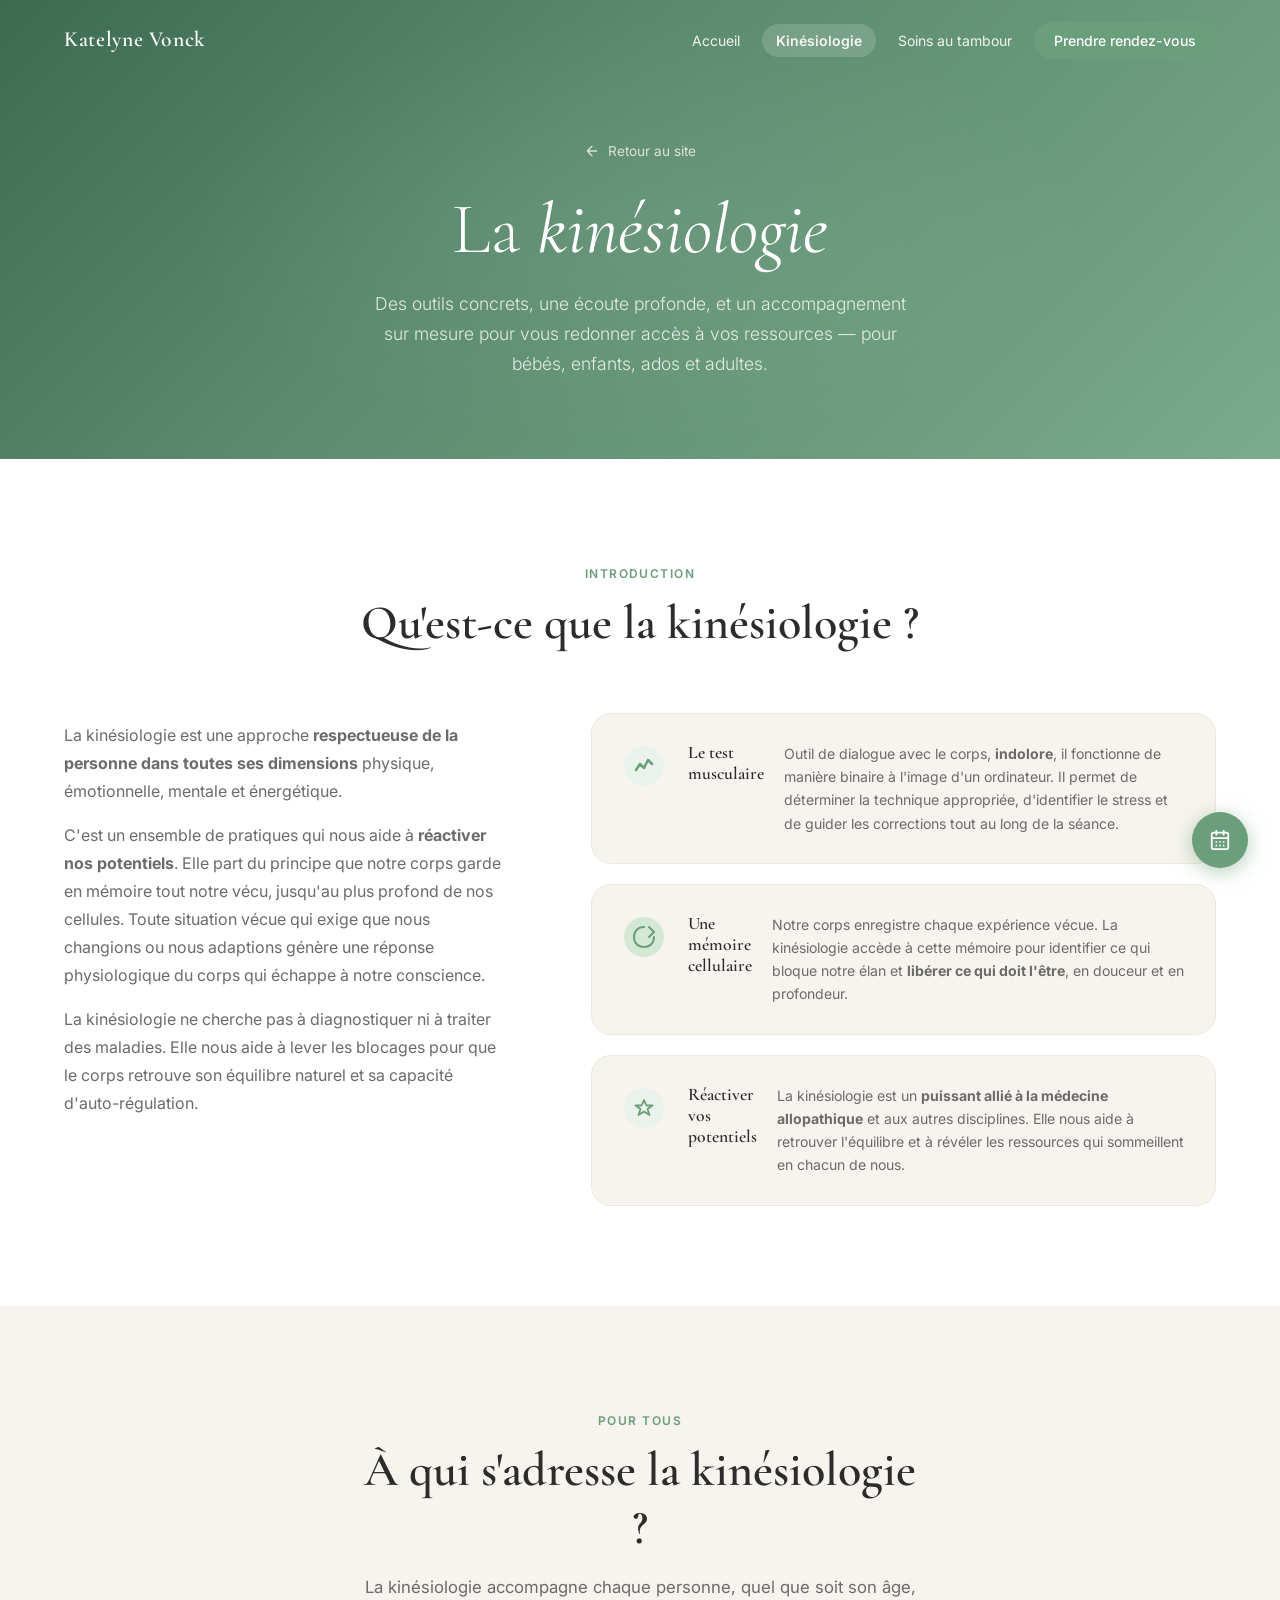
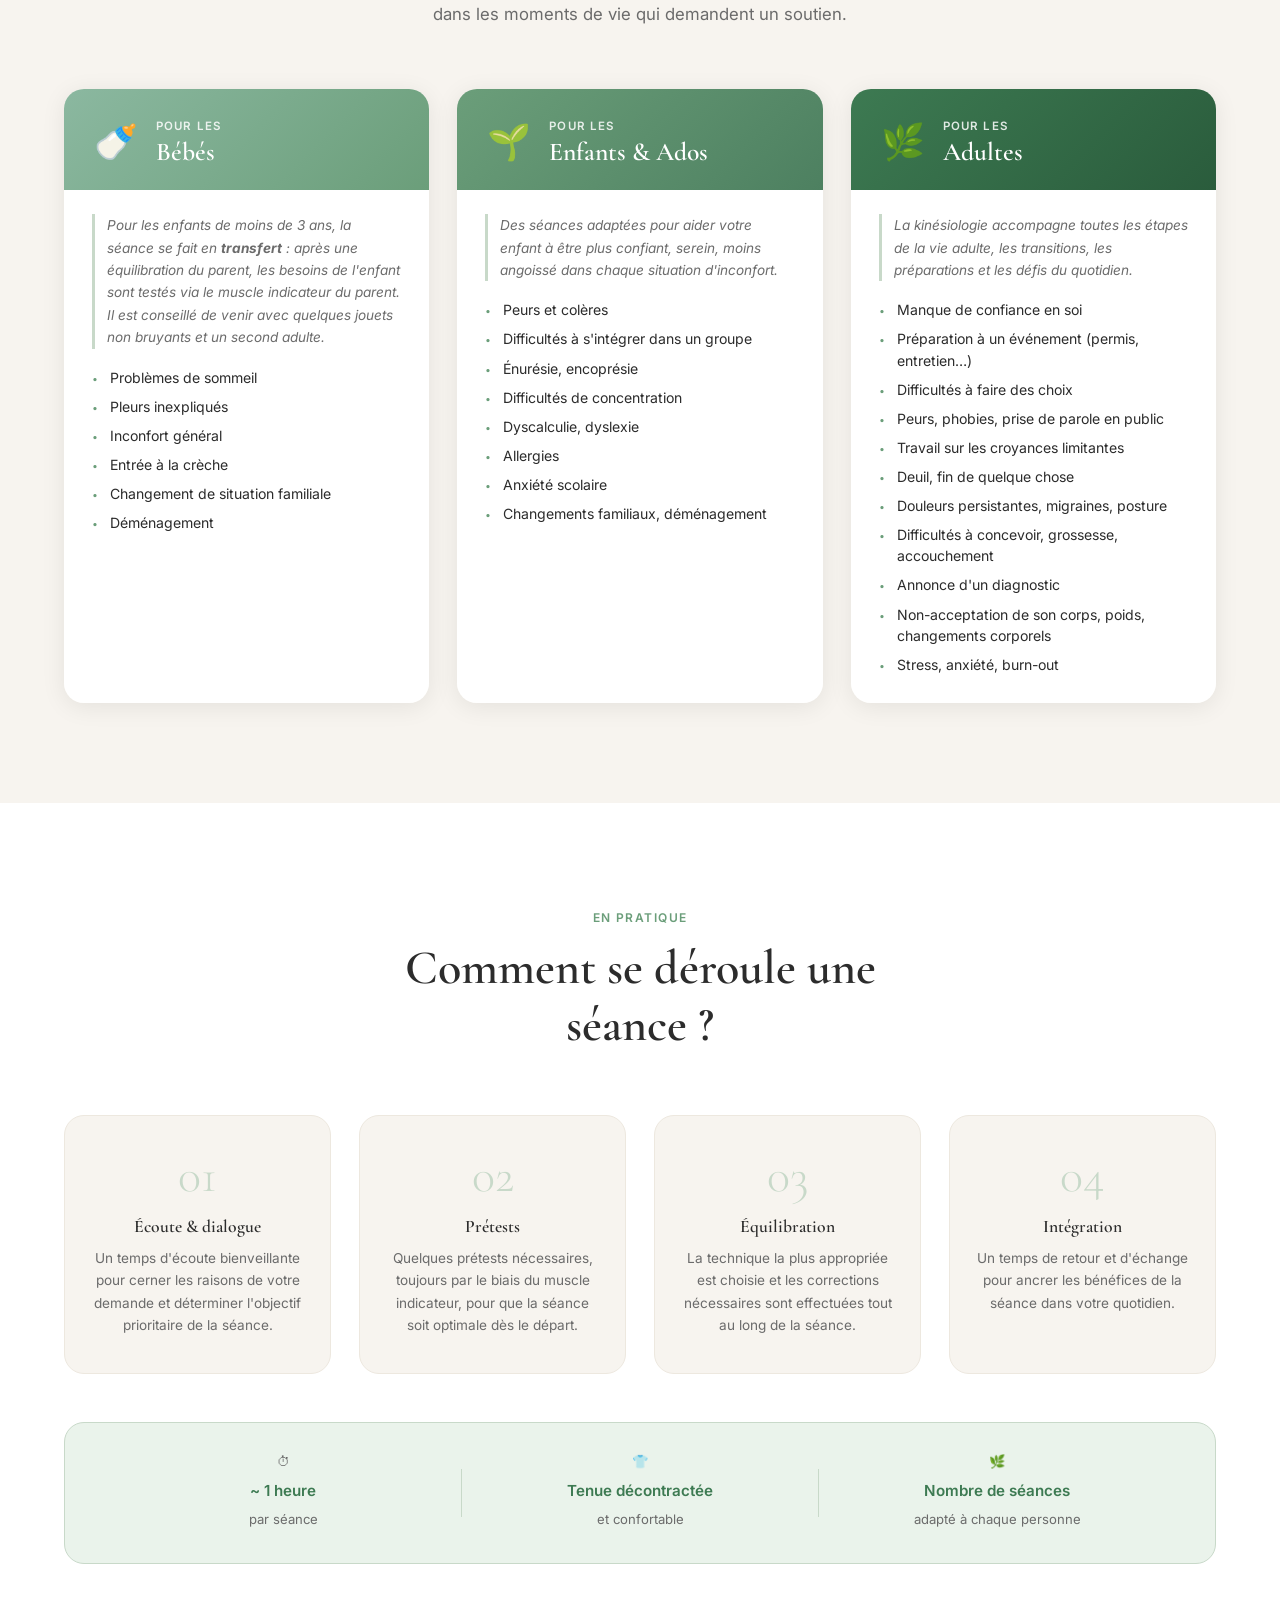
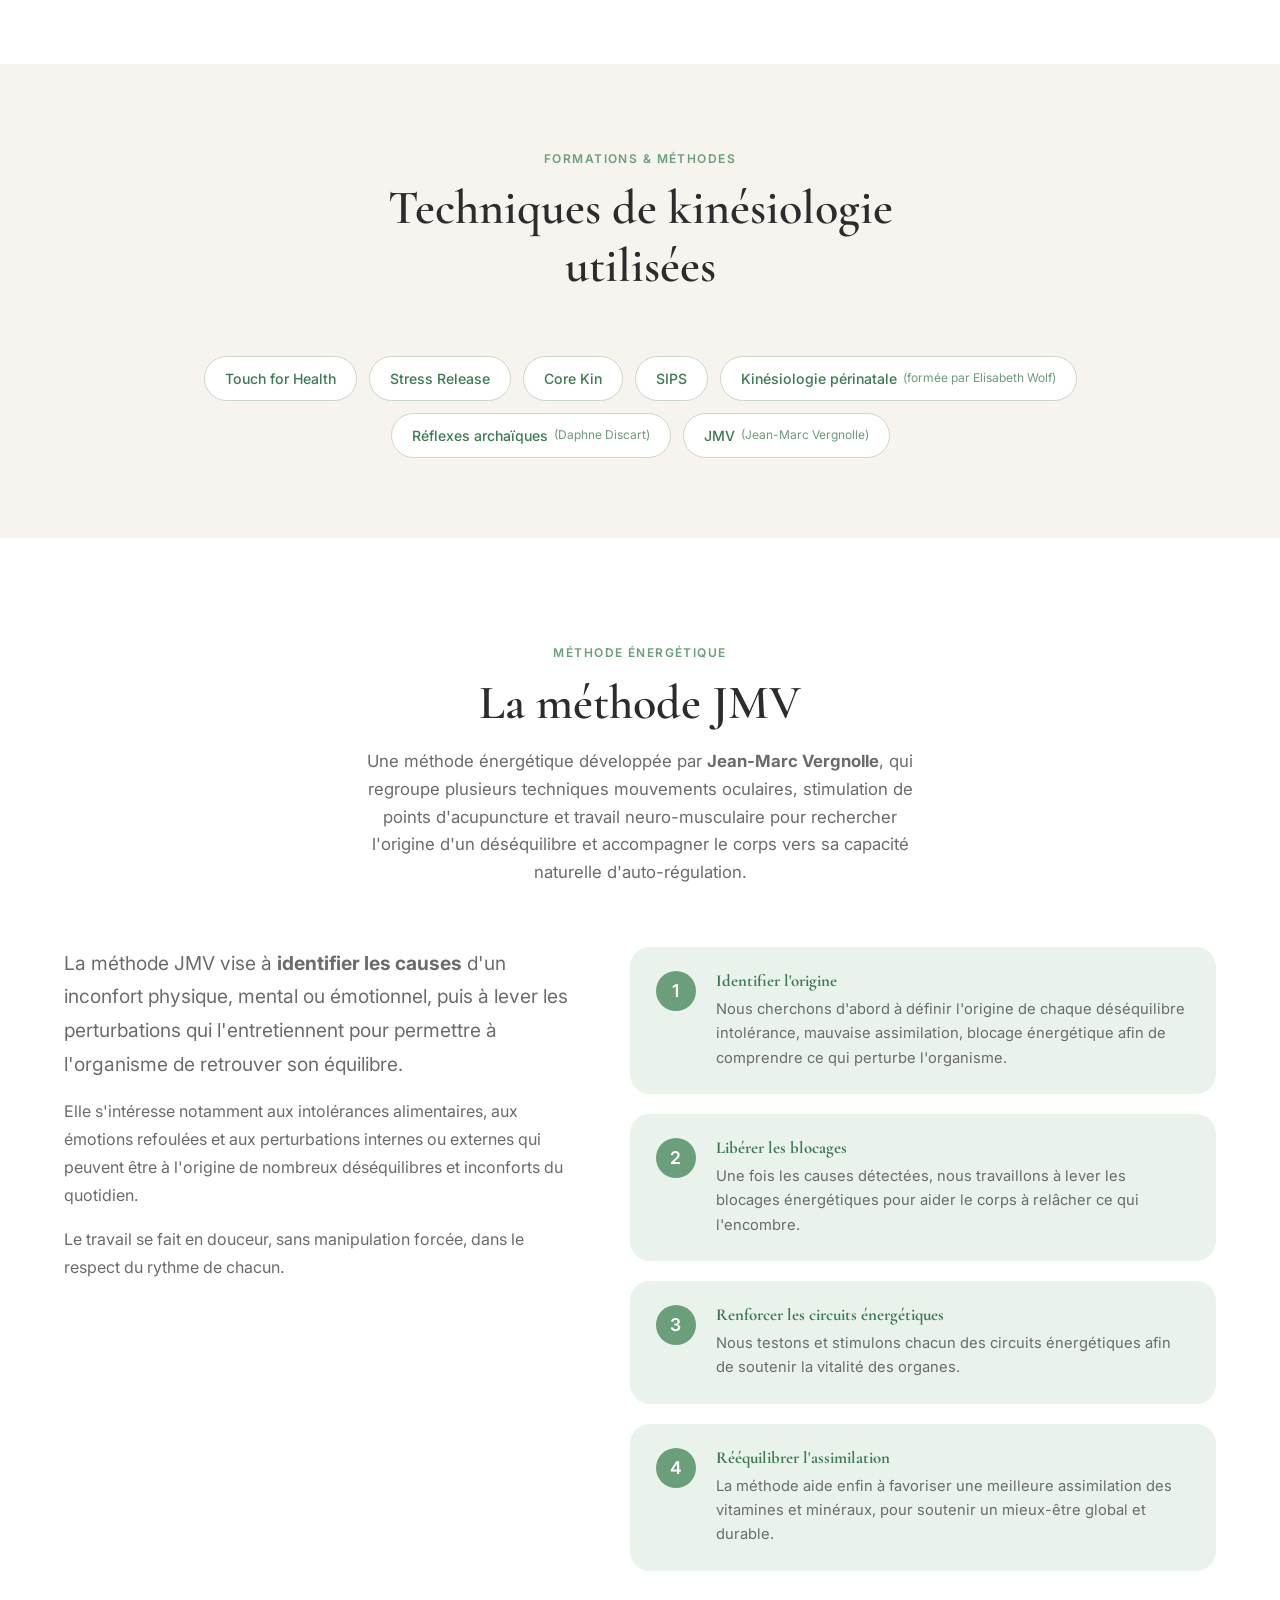
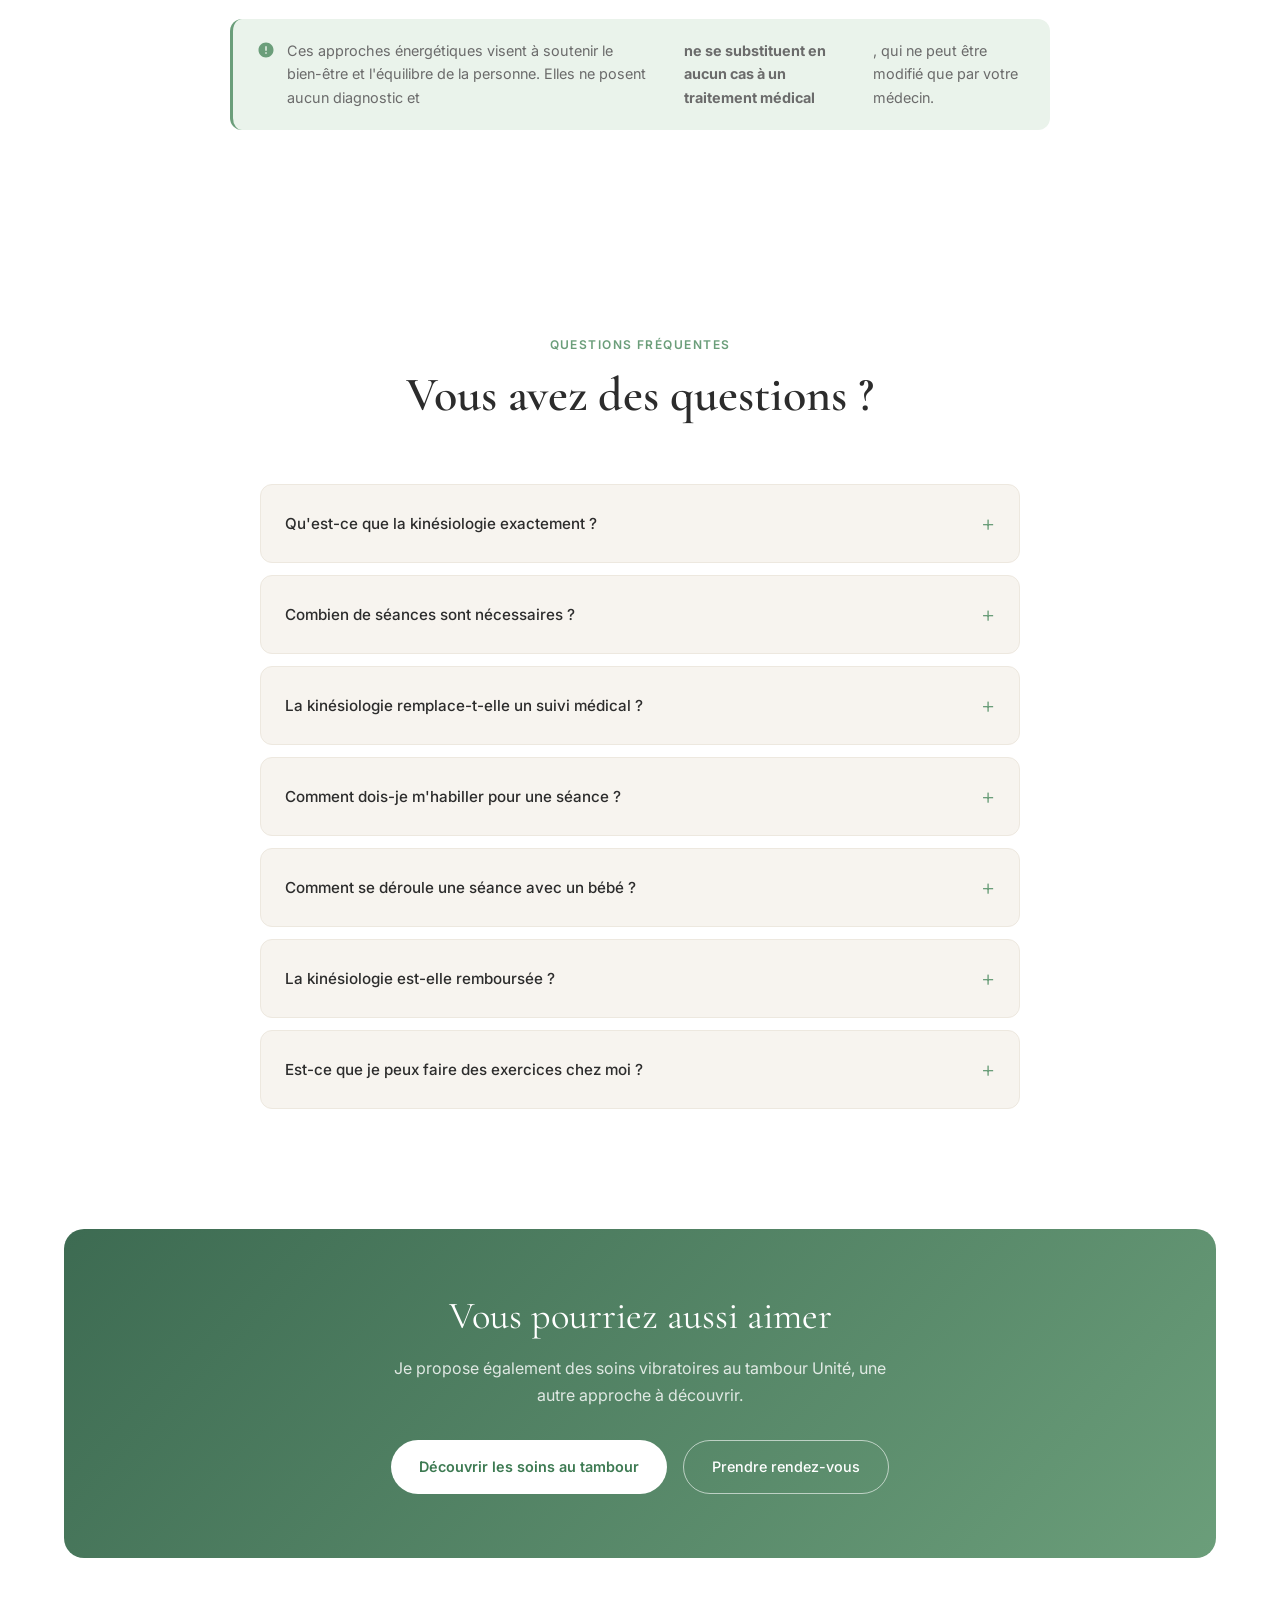
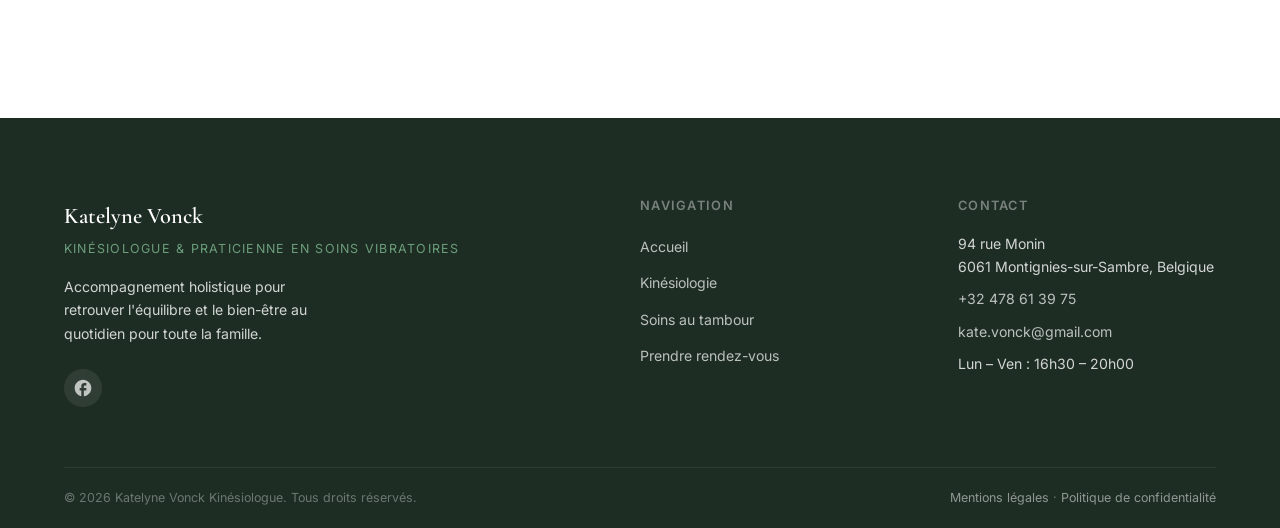
<file: kinesiologie.html>
<!DOCTYPE html>
<html lang="fr">
<head>
  <meta charset="UTF-8" />
  <meta name="viewport" content="width=device-width, initial-scale=1.0" />
  <title>Kinésiologie — Katelyne Vonck</title>
  <meta name="description" content="La kinésiologie avec Katelyne Vonck : approche, déroulement d'une séance, techniques utilisées, méthode JMV. Pour bébés, enfants, ados et adultes à Montignies-sur-Sambre." />
  <link rel="preconnect" href="https://fonts.googleapis.com" />
  <link rel="preconnect" href="https://fonts.gstatic.com" crossorigin />
  <link href="https://fonts.googleapis.com/css2?family=Cormorant+Garamond:ital,wght@0,300;0,400;0,600;1,300;1,400&family=Inter:wght@300;400;500;600&display=swap" rel="stylesheet" />
  <link rel="stylesheet" href="style.css" />
</head>
<body>

  <header class="header" id="header"></header>

  <main>

    <!-- HERO -->
    <div class="page-hero">
      <div class="page-hero-content container">
        <a href="index.html" class="back-link">
          <svg viewBox="0 0 24 24" width="16" height="16" fill="none"><path d="M19 12H5M12 19l-7-7 7-7" stroke="currentColor" stroke-width="2" stroke-linecap="round" stroke-linejoin="round"/></svg>
          Retour au site
        </a>
        <h1>La <em>kinésiologie</em></h1>
        <p>Des outils concrets, une écoute profonde, et un accompagnement sur mesure pour vous redonner accès à vos ressources — pour bébés, enfants, ados et adultes.</p>
      </div>
    </div>

    <!-- QU'EST-CE QUE LA KINÉSIOLOGIE -->
    <section class="kinesio-intro" id="kinesio">
      <div class="container">
        <div class="section-header reveal">
          <span class="section-tag">Introduction</span>
          <h2 class="section-title">Qu'est-ce que la kinésiologie ?</h2>
        </div>
        <div class="kinesio-grid">
          <div class="kinesio-text reveal">
            <p class="kinesio-lead">La kinésiologie est une approche <strong>respectueuse de la personne dans toutes ses dimensions</strong> physique, émotionnelle, mentale et énergétique.</p>
            <p>C'est un ensemble de pratiques qui nous aide à <strong>réactiver nos potentiels</strong>. Elle part du principe que notre corps garde en mémoire tout notre vécu, jusqu'au plus profond de nos cellules. Toute situation vécue qui exige que nous changions ou nous adaptions génère une réponse physiologique du corps qui échappe à notre conscience.</p>
            <p>La kinésiologie ne cherche pas à diagnostiquer ni à traiter des maladies. Elle nous aide à lever les blocages pour que le corps retrouve son équilibre naturel et sa capacité d'auto-régulation.</p>
          </div>
          <div class="kinesio-cards">
            <div class="kinesio-card reveal">
              <div class="kinesio-card-icon">
                <svg viewBox="0 0 48 48" fill="none"><circle cx="24" cy="24" r="20" fill="#eaf3eb"/><path d="M16 28 L20 22 L24 26 L28 18 L32 22" stroke="#6b9e7a" stroke-width="2.5" stroke-linecap="round" stroke-linejoin="round" fill="none"/></svg>
              </div>
              <h3>Le test musculaire</h3>
              <p>Outil de dialogue avec le corps, <strong>indolore</strong>, il fonctionne de manière binaire à l'image d'un ordinateur. Il permet de déterminer la technique appropriée, d'identifier le stress et de guider les corrections tout au long de la séance.</p>
            </div>
            <div class="kinesio-card reveal">
              <div class="kinesio-card-icon">
                <svg viewBox="0 0 48 48" fill="none"><circle cx="24" cy="24" r="20" fill="#d4e8d6"/><path d="M24 14 C18 14 14 18 14 24 C14 30 18 34 24 34 C30 34 34 30 34 24" stroke="#6b9e7a" stroke-width="2" stroke-linecap="round" fill="none"/><path d="M29 14 L34 19 L29 24" stroke="#6b9e7a" stroke-width="2" stroke-linecap="round" stroke-linejoin="round" fill="none"/></svg>
              </div>
              <h3>Une mémoire cellulaire</h3>
              <p>Notre corps enregistre chaque expérience vécue. La kinésiologie accède à cette mémoire pour identifier ce qui bloque notre élan et <strong>libérer ce qui doit l'être</strong>, en douceur et en profondeur.</p>
            </div>
            <div class="kinesio-card reveal">
              <div class="kinesio-card-icon">
                <svg viewBox="0 0 48 48" fill="none"><circle cx="24" cy="24" r="20" fill="#eaf3eb"/><path d="M24 16 L26.5 21.5 H32.5 L27.5 25 L29.5 31 L24 27.5 L18.5 31 L20.5 25 L15.5 21.5 H21.5 Z" stroke="#6b9e7a" stroke-width="1.8" fill="none" stroke-linejoin="round"/></svg>
              </div>
              <h3>Réactiver vos potentiels</h3>
              <p>La kinésiologie est un <strong>puissant allié à la médecine allopathique</strong> et aux autres disciplines. Elle nous aide à retrouver l'équilibre et à révéler les ressources qui sommeillent en chacun de nous.</p>
            </div>
          </div>
        </div>
      </div>
    </section>


    <!-- À QUI S'ADRESSE-T-ELLE -->
    <section class="public" id="public">
      <div class="container">
        <div class="section-header reveal">
          <span class="section-tag">Pour tous</span>
          <h2 class="section-title">À qui s'adresse la kinésiologie ?</h2>
          <p class="section-desc">La kinésiologie accompagne chaque personne, quel que soit son âge, dans les moments de vie qui demandent un soutien.</p>
        </div>

        <div class="public-grid">

          <!-- BÉBÉS -->
          <div class="public-bubble public-bubble--baby reveal">
            <div class="public-bubble-header">
              <div class="public-icon">🍼</div>
              <div>
                <span class="public-label">Pour les</span>
                <h3>Bébés</h3>
              </div>
            </div>
            <div class="public-bubble-body">
              <p class="public-note">Pour les enfants de moins de 3 ans, la séance se fait en <strong>transfert</strong> : après une équilibration du parent, les besoins de l'enfant sont testés via le muscle indicateur du parent. Il est conseillé de venir avec quelques jouets non bruyants et un second adulte.</p>
              <ul class="public-list">
                <li>Problèmes de sommeil</li>
                <li>Pleurs inexpliqués</li>
                <li>Inconfort général</li>
                <li>Entrée à la crèche</li>
                <li>Changement de situation familiale</li>
                <li>Déménagement</li>
              </ul>
            </div>
          </div>

          <!-- ENFANTS & ADOS -->
          <div class="public-bubble public-bubble--children reveal">
            <div class="public-bubble-header">
              <div class="public-icon">🌱</div>
              <div>
                <span class="public-label">Pour les</span>
                <h3>Enfants &amp; Ados</h3>
              </div>
            </div>
            <div class="public-bubble-body">
              <p class="public-note">Des séances adaptées pour aider votre enfant à être plus confiant, serein, moins angoissé dans chaque situation d'inconfort.</p>
              <ul class="public-list">
                <li>Peurs et colères</li>
                <li>Difficultés à s'intégrer dans un groupe</li>
                <li>Énurésie, encoprésie</li>
                <li>Difficultés de concentration</li>
                <li>Dyscalculie, dyslexie</li>
                <li>Allergies</li>
                <li>Anxiété scolaire</li>
                <li>Changements familiaux, déménagement</li>
              </ul>
            </div>
          </div>

          <!-- ADULTES -->
          <div class="public-bubble public-bubble--adults reveal">
            <div class="public-bubble-header">
              <div class="public-icon">🌿</div>
              <div>
                <span class="public-label">Pour les</span>
                <h3>Adultes</h3>
              </div>
            </div>
            <div class="public-bubble-body">
              <p class="public-note">La kinésiologie accompagne toutes les étapes de la vie adulte, les transitions, les préparations et les défis du quotidien.</p>
              <ul class="public-list">
                <li>Manque de confiance en soi</li>
                <li>Préparation à un événement (permis, entretien…)</li>
                <li>Difficultés à faire des choix</li>
                <li>Peurs, phobies, prise de parole en public</li>
                <li>Travail sur les croyances limitantes</li>
                <li>Deuil, fin de quelque chose</li>
                <li>Douleurs persistantes, migraines, posture</li>
                <li>Difficultés à concevoir, grossesse, accouchement</li>
                <li>Annonce d'un diagnostic</li>
                <li>Non-acceptation de son corps, poids, changements corporels</li>
                <li>Stress, anxiété, burn-out</li>
              </ul>
            </div>
          </div>

        </div>
      </div>
    </section>


    <!-- COMMENT SE DÉROULE UNE SÉANCE -->
    <section class="process" id="seance">
      <div class="container">
        <div class="section-header reveal">
          <span class="section-tag">En pratique</span>
          <h2 class="section-title">Comment se déroule une séance ?</h2>
        </div>
        <div class="process-grid">
          <div class="process-step reveal">
            <div class="process-num">01</div>
            <h3>Écoute &amp; dialogue</h3>
            <p>Un temps d'écoute bienveillante pour cerner les raisons de votre demande et déterminer l'objectif prioritaire de la séance.</p>
          </div>
          <div class="process-step reveal">
            <div class="process-num">02</div>
            <h3>Prétests</h3>
            <p>Quelques prétests nécessaires, toujours par le biais du muscle indicateur, pour que la séance soit optimale dès le départ.</p>
          </div>
          <div class="process-step reveal">
            <div class="process-num">03</div>
            <h3>Équilibration</h3>
            <p>La technique la plus appropriée est choisie et les corrections nécessaires sont effectuées tout au long de la séance.</p>
          </div>
          <div class="process-step reveal">
            <div class="process-num">04</div>
            <h3>Intégration</h3>
            <p>Un temps de retour et d'échange pour ancrer les bénéfices de la séance dans votre quotidien.</p>
          </div>
        </div>
        <div class="process-infos reveal">
          <div class="process-info-item">
            <span class="process-info-emoji">⏱</span>
            <strong>~&nbsp;1 heure</strong>
            <span>par séance</span>
          </div>
          <div class="process-info-sep"></div>
          <div class="process-info-item">
            <span class="process-info-emoji">👕</span>
            <strong>Tenue décontractée</strong>
            <span>et confortable</span>
          </div>
          <div class="process-info-sep"></div>
          <div class="process-info-item">
            <span class="process-info-emoji">🌿</span>
            <strong>Nombre de séances</strong>
            <span>adapté à chaque personne</span>
          </div>
        </div>
      </div>
    </section>


    <!-- TECHNIQUES UTILISÉES -->
    <section class="techniques" id="techniques">
      <div class="container">
        <div class="section-header reveal">
          <span class="section-tag">Formations &amp; méthodes</span>
          <h2 class="section-title">Techniques de kinésiologie utilisées</h2>
        </div>
        <div class="techniques-grid reveal">
          <div class="technique-tag">Touch for Health</div>
          <div class="technique-tag">Stress Release</div>
          <div class="technique-tag">Core Kin</div>
          <div class="technique-tag">SIPS</div>
          <div class="technique-tag">Kinésiologie périnatale <span class="technique-note">(formée par Elisabeth Wolf)</span></div>
          <div class="technique-tag">Réflexes archaïques <span class="technique-note">(Daphne Discart)</span></div>
          <div class="technique-tag">JMV <span class="technique-note">(Jean-Marc Vergnolle)</span></div>
        </div>
      </div>
    </section>


    <!-- MÉTHODE JMV -->
    <section class="jmv" id="jmv">
      <div class="container">
        <div class="section-header reveal">
          <span class="section-tag">Méthode énergétique</span>
          <h2 class="section-title">La méthode JMV</h2>
          <p class="section-desc">Une méthode énergétique développée par <strong>Jean-Marc Vergnolle</strong>, qui regroupe plusieurs techniques mouvements oculaires, stimulation de points d'acupuncture et travail neuro-musculaire pour rechercher l'origine d'un déséquilibre et accompagner le corps vers sa capacité naturelle d'auto-régulation.</p>
        </div>

        <div class="jmv-grid">
          <div class="jmv-text reveal">
            <p class="jmv-lead">La méthode JMV vise à <strong>identifier les causes</strong> d'un inconfort physique, mental ou émotionnel, puis à lever les perturbations qui l'entretiennent pour permettre à l'organisme de retrouver son équilibre.</p>
            <p>Elle s'intéresse notamment aux intolérances alimentaires, aux émotions refoulées et aux perturbations internes ou externes qui peuvent être à l'origine de nombreux déséquilibres et inconforts du quotidien.</p>
            <p>Le travail se fait en douceur, sans manipulation forcée, dans le respect du rythme de chacun.</p>
          </div>

          <div class="jmv-steps reveal">
            <div class="jmv-step">
              <span class="jmv-step-num">1</span>
              <div>
                <h4>Identifier l'origine</h4>
                <p>Nous cherchons d'abord à définir l'origine de chaque déséquilibre intolérance, mauvaise assimilation, blocage énergétique afin de comprendre ce qui perturbe l'organisme.</p>
              </div>
            </div>
            <div class="jmv-step">
              <span class="jmv-step-num">2</span>
              <div>
                <h4>Libérer les blocages</h4>
                <p>Une fois les causes détectées, nous travaillons à lever les blocages énergétiques pour aider le corps à relâcher ce qui l'encombre.</p>
              </div>
            </div>
            <div class="jmv-step">
              <span class="jmv-step-num">3</span>
              <div>
                <h4>Renforcer les circuits énergétiques</h4>
                <p>Nous testons et stimulons chacun des circuits énergétiques afin de soutenir la vitalité des organes.</p>
              </div>
            </div>
            <div class="jmv-step">
              <span class="jmv-step-num">4</span>
              <div>
                <h4>Rééquilibrer l'assimilation</h4>
                <p>La méthode aide enfin à favoriser une meilleure assimilation des vitamines et minéraux, pour soutenir un mieux-être global et durable.</p>
              </div>
            </div>
          </div>
        </div>

        <p class="jmv-disclaimer reveal">
          <svg viewBox="0 0 24 24" width="18" height="18" fill="none"><path d="M12 2C6.48 2 2 6.48 2 12s4.48 10 10 10 10-4.48 10-10S17.52 2 12 2zm1 15h-2v-2h2v2zm0-4h-2V7h2v6z" fill="#6b9e7a"/></svg>
          Ces approches énergétiques visent à soutenir le bien-être et l'équilibre de la personne. Elles ne posent aucun diagnostic et <strong>ne se substituent en aucun cas à un traitement médical</strong>, qui ne peut être modifié que par votre médecin.
        </p>
      </div>
    </section>


    <!-- FAQ -->
    <section class="faq">
      <div class="container">
        <div class="section-header reveal">
          <span class="section-tag">Questions fréquentes</span>
          <h2 class="section-title">Vous avez des questions ?</h2>
        </div>
        <div class="faq-list">
          <details class="faq-item">
            <summary>Qu'est-ce que la kinésiologie exactement ?</summary>
            <p>La kinésiologie est une approche respectueuse de la personne dans toutes ses dimensions. Elle utilise le test musculaire outil de dialogue avec le corps, indolore et binaire pour identifier les déséquilibres et les corriger à l'aide de techniques douces. Elle part du principe que notre corps garde en mémoire tout notre vécu et nous aide à réactiver nos potentiels.</p>
          </details>
          <details class="faq-item">
            <summary>Combien de séances sont nécessaires ?</summary>
            <p>Cela dépend de votre situation et de vos objectifs. Si vous êtes dans une démarche de développement personnel, plusieurs séances seront probablement nécessaires. Certaines personnes ressentent des changements dès la première séance. Nous en discuterons ensemble lors du premier échange.</p>
          </details>
          <details class="faq-item">
            <summary>La kinésiologie remplace-t-elle un suivi médical ?</summary>
            <p>Non. La kinésiologie est une approche complémentaire qui ne se substitue pas à un traitement médical. Elle est un puissant allié à la médecine allopathique et travaille en synergie avec votre médecin ou spécialiste pour favoriser votre bien-être global.</p>
          </details>
          <details class="faq-item">
            <summary>Comment dois-je m'habiller pour une séance ?</summary>
            <p>Venez avec des vêtements confortables et décontractés dans lesquels vous pouvez bouger librement. Vous resterez habillé(e) pendant toute la séance. Il n'y a aucune tenue sportive particulière requise.</p>
          </details>
          <details class="faq-item">
            <summary>Comment se déroule une séance avec un bébé ?</summary>
            <p>Pour un enfant de moins de 3 ans, la séance se fait en transfert : après une équilibration du parent, les besoins de l'enfant sont testés via le muscle indicateur du parent, et les corrections sont faites directement sur l'enfant. Il est conseillé de venir avec quelques jouets non bruyants et d'être accompagné(e) d'un autre adulte.</p>
          </details>
          <details class="faq-item">
            <summary>La kinésiologie est-elle remboursée ?</summary>
            <p>En Belgique, la kinésiologie n'est pas remboursée par l'INAMI, mais certaines mutuelles proposent des interventions dans le cadre des médecines douces. Renseignez-vous auprès de votre mutuelle.</p>
          </details>
          <details class="faq-item">
            <summary>Est-ce que je peux faire des exercices chez moi ?</summary>
            <p>Oui, absolument ! La kinésiologie propose de nombreux exercices simples à intégrer dans votre quotidien pour prolonger les effets des séances.</p>
            <a href="exercices.html" class="btn btn-outline faq-btn">Retrouvez les exercices à faire chez soi
              <svg viewBox="0 0 24 24" fill="none" width="16" height="16"><path d="M12 4l-1.41 1.41L16.17 11H4v2h12.17l-5.58 5.59L12 20l8-8z" fill="currentColor"/></svg>
            </a>
          </details>
        </div>
      </div>
    </section>


    <!-- CROSS-LINK VERS LE TAMBOUR -->
    <section class="cta-banner-section">
      <div class="container">
        <div class="cta-banner reveal">
          <h2>Vous pourriez aussi aimer</h2>
          <p>Je propose également des soins vibratoires au tambour Unité, une autre approche à découvrir.</p>
          <div class="cta-banner-actions">
            <a href="tambour.html" class="btn btn-primary">Découvrir les soins au tambour</a>
            <a href="contact.html#rdv" class="btn btn-ghost">Prendre rendez-vous</a>
          </div>
        </div>
      </div>
    </section>

  </main>

  <footer class="footer" id="site-footer"></footer>
  <div id="site-fab"></div>

  <script src="partials.js"></script>
  <script src="script.js"></script>
</body>
</html>
</file>
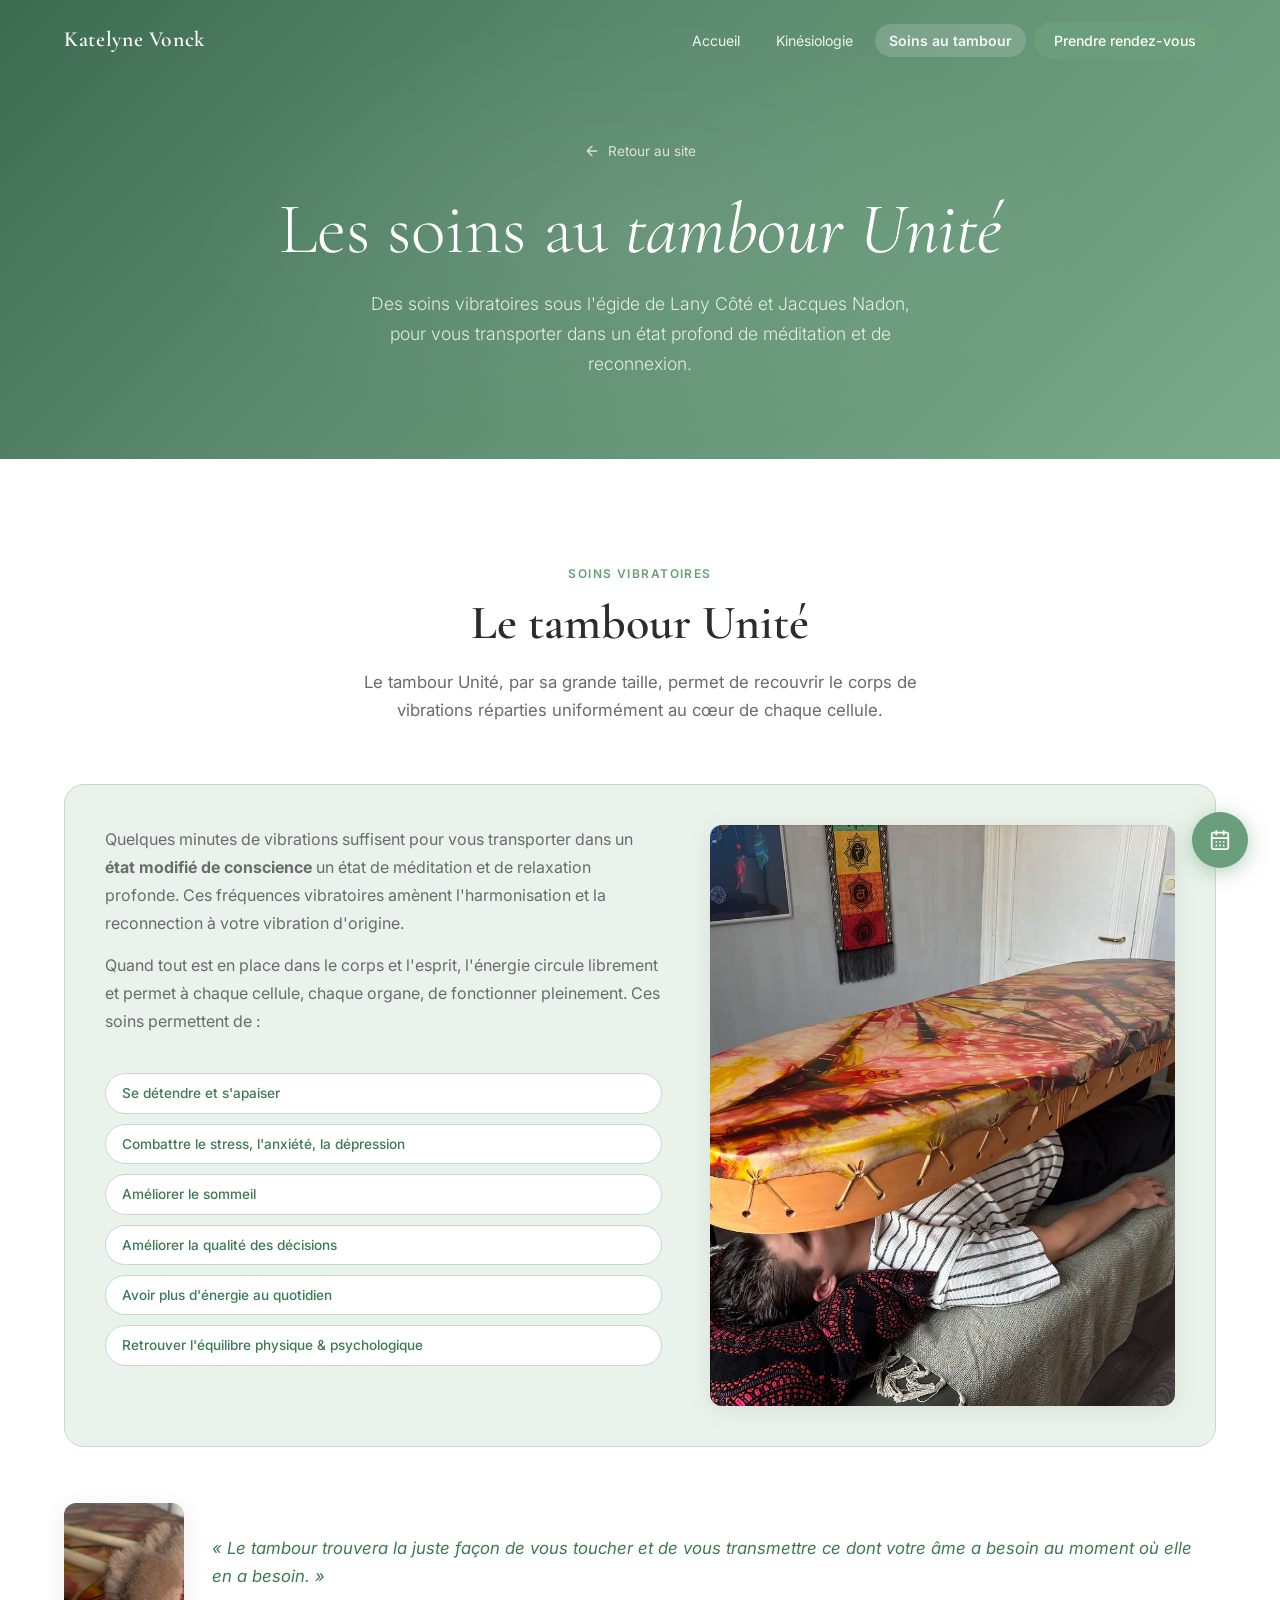
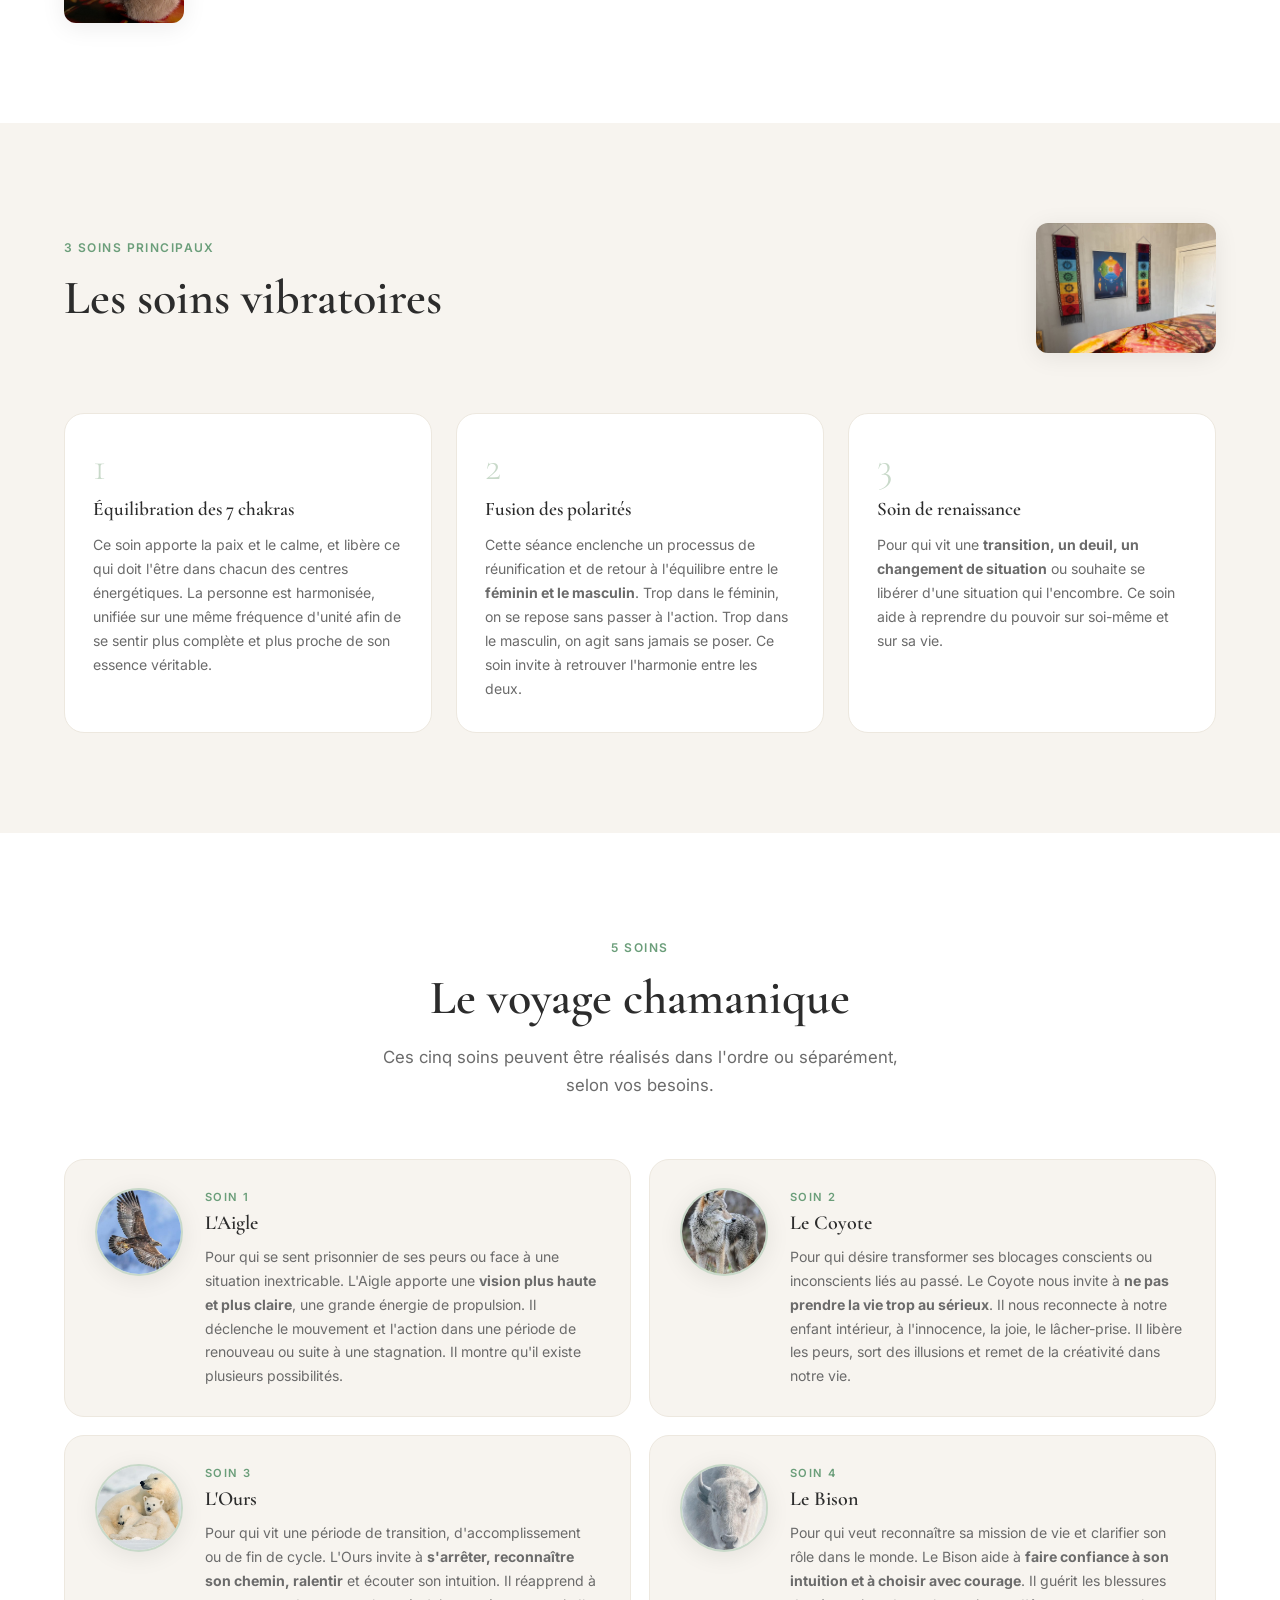
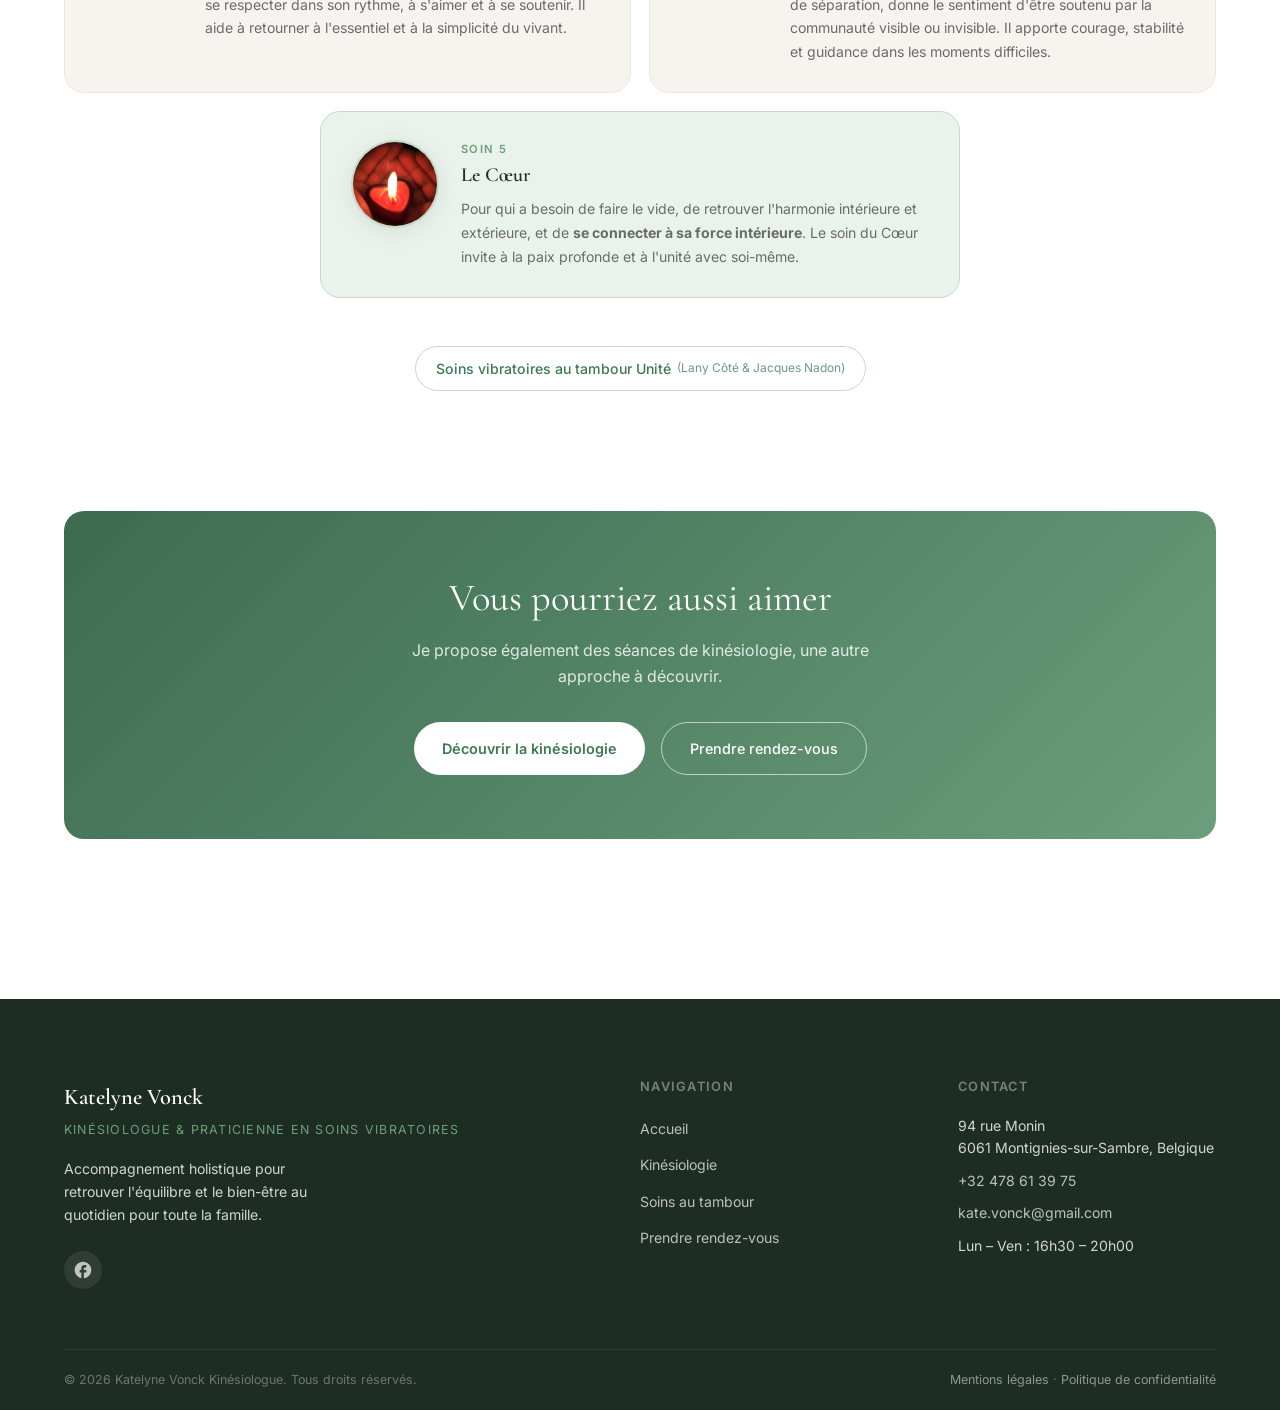
<file: tambour.html>
<!DOCTYPE html>
<html lang="fr">
<head>
  <meta charset="UTF-8" />
  <meta name="viewport" content="width=device-width, initial-scale=1.0" />
  <title>Soins au tambour Unité — Katelyne Vonck</title>
  <meta name="description" content="Soins vibratoires au tambour Unité avec Katelyne Vonck : équilibration des chakras, fusion des polarités, soin de renaissance et voyage chamanique à Montignies-sur-Sambre." />
  <link rel="preconnect" href="https://fonts.googleapis.com" />
  <link rel="preconnect" href="https://fonts.gstatic.com" crossorigin />
  <link href="https://fonts.googleapis.com/css2?family=Cormorant+Garamond:ital,wght@0,300;0,400;0,600;1,300;1,400&family=Inter:wght@300;400;500;600&display=swap" rel="stylesheet" />
  <link rel="stylesheet" href="style.css" />
</head>
<body>

  <header class="header" id="header"></header>

  <main>

    <!-- HERO -->
    <div class="page-hero">
      <div class="page-hero-content container">
        <a href="index.html" class="back-link">
          <svg viewBox="0 0 24 24" width="16" height="16" fill="none"><path d="M19 12H5M12 19l-7-7 7-7" stroke="currentColor" stroke-width="2" stroke-linecap="round" stroke-linejoin="round"/></svg>
          Retour au site
        </a>
        <h1>Les soins au <em>tambour Unité</em></h1>
        <p>Des soins vibratoires sous l'égide de Lany Côté et Jacques Nadon, pour vous transporter dans un état profond de méditation et de reconnexion.</p>
      </div>
    </div>

    <!-- LE TAMBOUR UNITÉ -->
    <section class="tambour-intro-section" id="tambour">
      <div class="container">
        <div class="section-header reveal">
          <span class="section-tag">Soins vibratoires</span>
          <h2 class="section-title">Le tambour Unité</h2>
          <p class="section-desc">Le tambour Unité, par sa grande taille, permet de recouvrir le corps de vibrations réparties uniformément au cœur de chaque cellule.</p>
        </div>

        <!-- Effets du tambour -->
        <div class="tambour-intro reveal">
          <div class="tambour-intro-col">
            <div class="tambour-intro-text">
              <p>Quelques minutes de vibrations suffisent pour vous transporter dans un <strong>état modifié de conscience</strong> un état de méditation et de relaxation profonde. Ces fréquences vibratoires amènent l'harmonisation et la reconnection à votre vibration d'origine.</p>
              <p>Quand tout est en place dans le corps et l'esprit, l'énergie circule librement et permet à chaque cellule, chaque organe, de fonctionner pleinement. Ces soins permettent de :</p>
            </div>
            <div class="tambour-benefits">
              <div class="tambour-benefit">Se détendre et s'apaiser</div>
              <div class="tambour-benefit">Combattre le stress, l'anxiété, la dépression</div>
              <div class="tambour-benefit">Améliorer le sommeil</div>
              <div class="tambour-benefit">Améliorer la qualité des décisions</div>
              <div class="tambour-benefit">Avoir plus d'énergie au quotidien</div>
              <div class="tambour-benefit">Retrouver l'équilibre physique &amp; psychologique</div>
            </div>
          </div>
          <div class="tambour-intro-media">
            <img src="tambour-seance.jpg" alt="Personne allongée en séance sous le tambour Unité" loading="lazy" />
          </div>
        </div>

        <!-- Citation illustrée -->
        <div class="tambour-quote-row reveal">
          <img src="tambour-mailloches.jpg" alt="Mailloches du tambour Unité" loading="lazy" class="tambour-quote-media" />
          <p class="tambour-quote"><em>« Le tambour trouvera la juste façon de vous toucher et de vous transmettre ce dont votre âme a besoin au moment où elle en a besoin. »</em></p>
        </div>
      </div>
    </section>

    <!-- 3 SOINS PRINCIPAUX -->
    <section class="tambour-soins-section">
      <div class="container">
        <div class="section-header-media reveal">
          <div class="section-header section-header--split">
            <span class="section-tag">3 soins principaux</span>
            <h2 class="section-title">Les soins vibratoires</h2>
          </div>
          <img src="tambour-cabinet.jpg" alt="Cabinet de soins avec les bannières des 7 chakras et le tambour Unité" loading="lazy" class="section-header-photo" />
        </div>
        <div class="tambour-grid reveal">

          <div class="tambour-card">
            <div class="tambour-card-num">1</div>
            <h4>Équilibration des 7 chakras</h4>
            <p>Ce soin apporte la paix et le calme, et libère ce qui doit l'être dans chacun des centres énergétiques. La personne est harmonisée, unifiée sur une même fréquence d'unité afin de se sentir plus complète et plus proche de son essence véritable.</p>
          </div>

          <div class="tambour-card">
            <div class="tambour-card-num">2</div>
            <h4>Fusion des polarités</h4>
            <p>Cette séance enclenche un processus de réunification et de retour à l'équilibre entre le <strong>féminin et le masculin</strong>. Trop dans le féminin, on se repose sans passer à l'action. Trop dans le masculin, on agit sans jamais se poser. Ce soin invite à retrouver l'harmonie entre les deux.</p>
          </div>

          <div class="tambour-card">
            <div class="tambour-card-num">3</div>
            <h4>Soin de renaissance</h4>
            <p>Pour qui vit une <strong>transition, un deuil, un changement de situation</strong> ou souhaite se libérer d'une situation qui l'encombre. Ce soin aide à reprendre du pouvoir sur soi-même et sur sa vie.</p>
          </div>

        </div>
      </div>
    </section>

    <!-- 5 SOINS CHAMANIQUES -->
    <section class="tambour-chamanique-section">
      <div class="container">
        <div class="section-header reveal">
          <span class="section-tag">5 soins</span>
          <h2 class="section-title">Le voyage chamanique</h2>
          <p class="section-desc">Ces cinq soins peuvent être réalisés dans l'ordre ou séparément, selon vos besoins.</p>
        </div>
        <div class="shamanic-grid reveal">

            <div class="shamanic-card reveal">
              <div class="shamanic-animal shamanic-animal--img">
                <img src="aigle.jpg" alt="L'Aigle" loading="lazy" onerror="this.style.display='none';this.parentNode.classList.add('is-empty');" />
                <span class="shamanic-animal-emoji">🦅</span>
              </div>
              <div class="shamanic-content">
                <span class="shamanic-num">Soin 1</span>
                <h4>L'Aigle</h4>
                <p>Pour qui se sent prisonnier de ses peurs ou face à une situation inextricable. L'Aigle apporte une <strong>vision plus haute et plus claire</strong>, une grande énergie de propulsion. Il déclenche le mouvement et l'action dans une période de renouveau ou suite à une stagnation. Il montre qu'il existe plusieurs possibilités.</p>
              </div>
            </div>

            <div class="shamanic-card reveal">
              <div class="shamanic-animal shamanic-animal--img">
                <img src="coyote.jpg" alt="Le Coyote" loading="lazy" onerror="this.style.display='none';this.parentNode.classList.add('is-empty');" />
                <span class="shamanic-animal-emoji">🐺</span>
              </div>
              <div class="shamanic-content">
                <span class="shamanic-num">Soin 2</span>
                <h4>Le Coyote</h4>
                <p>Pour qui désire transformer ses blocages conscients ou inconscients liés au passé. Le Coyote nous invite à <strong>ne pas prendre la vie trop au sérieux</strong>. Il nous reconnecte à notre enfant intérieur, à l'innocence, la joie, le lâcher-prise. Il libère les peurs, sort des illusions et remet de la créativité dans notre vie.</p>
              </div>
            </div>

            <div class="shamanic-card reveal">
              <div class="shamanic-animal shamanic-animal--img">
                <img src="ours.jpg" alt="L'Ours" loading="lazy" onerror="this.style.display='none';this.parentNode.classList.add('is-empty');" />
                <span class="shamanic-animal-emoji">🐻</span>
              </div>
              <div class="shamanic-content">
                <span class="shamanic-num">Soin 3</span>
                <h4>L'Ours</h4>
                <p>Pour qui vit une période de transition, d'accomplissement ou de fin de cycle. L'Ours invite à <strong>s'arrêter, reconnaître son chemin, ralentir</strong> et écouter son intuition. Il réapprend à se respecter dans son rythme, à s'aimer et à se soutenir. Il aide à retourner à l'essentiel et à la simplicité du vivant.</p>
              </div>
            </div>

            <div class="shamanic-card reveal">
              <div class="shamanic-animal shamanic-animal--img">
                <img src="bison.jpg" alt="Le Bison" loading="lazy" onerror="this.style.display='none';this.parentNode.classList.add('is-empty');" />
                <span class="shamanic-animal-emoji">🦬</span>
              </div>
              <div class="shamanic-content">
                <span class="shamanic-num">Soin 4</span>
                <h4>Le Bison</h4>
                <p>Pour qui veut reconnaître sa mission de vie et clarifier son rôle dans le monde. Le Bison aide à <strong>faire confiance à son intuition et à choisir avec courage</strong>. Il guérit les blessures de séparation, donne le sentiment d'être soutenu par la communauté visible ou invisible. Il apporte courage, stabilité et guidance dans les moments difficiles.</p>
              </div>
            </div>

            <div class="shamanic-card shamanic-card--heart reveal">
              <div class="shamanic-animal shamanic-animal--img">
                <img src="coeur.jpg" alt="Le Cœur" loading="lazy" onerror="this.style.display='none';this.parentNode.classList.add('is-empty');" />
                <span class="shamanic-animal-emoji">❤️</span>
              </div>
              <div class="shamanic-content">
                <span class="shamanic-num">Soin 5</span>
                <h4>Le Cœur</h4>
                <p>Pour qui a besoin de faire le vide, de retrouver l'harmonie intérieure et extérieure, et de <strong>se connecter à sa force intérieure</strong>. Le soin du Cœur invite à la paix profonde et à l'unité avec soi-même.</p>
              </div>
            </div>

          </div>

        <div class="techniques-grid reveal" style="margin-top: 48px;">
          <div class="technique-tag">Soins vibratoires au tambour Unité <span class="technique-note">(Lany Côté &amp; Jacques Nadon)</span></div>
        </div>

      </div>
    </section>


    <!-- CROSS-LINK VERS LA KINÉSIOLOGIE -->
    <section class="cta-banner-section">
      <div class="container">
        <div class="cta-banner reveal">
          <h2>Vous pourriez aussi aimer</h2>
          <p>Je propose également des séances de kinésiologie, une autre approche à découvrir.</p>
          <div class="cta-banner-actions">
            <a href="kinesiologie.html" class="btn btn-primary">Découvrir la kinésiologie</a>
            <a href="contact.html#rdv" class="btn btn-ghost">Prendre rendez-vous</a>
          </div>
        </div>
      </div>
    </section>

  </main>

  <footer class="footer" id="site-footer"></footer>
  <div id="site-fab"></div>

  <script src="partials.js"></script>
  <script src="script.js"></script>
</body>
</html>
</file>
<file: style.css>
/* ─── Reset & Base ─────────────────────────────────────────── */
*, *::before, *::after { box-sizing: border-box; margin: 0; padding: 0; }

:root {
  --green-dark:   #3d7a52;
  --green:        #6b9e7a;
  --green-light:  #eaf3eb;
  --green-mid:    #c8d9c9;
  --beige:        #f7f4ef;
  --beige-dark:   #ede8df;
  --brown:        #7a6a58;
  --text:         #2c2c2c;
  --text-muted:   #6b6b6b;
  --white:        #ffffff;
  --radius:       12px;
  --radius-lg:    20px;
  --shadow:       0 4px 24px rgba(0,0,0,.08);
  --shadow-lg:    0 12px 48px rgba(0,0,0,.12);
  --transition:   .3s cubic-bezier(.4,0,.2,1);
}

html { scroll-behavior: smooth; font-size: 16px; }

body {
  font-family: 'Inter', sans-serif;
  color: var(--text);
  background: var(--white);
  line-height: 1.65;
  -webkit-font-smoothing: antialiased;
}

h1, h2, h3, h4 {
  font-family: 'Cormorant Garamond', serif;
  line-height: 1.2;
}

a { color: inherit; text-decoration: none; }
img { max-width: 100%; display: block; }
ul { list-style: none; }

.container {
  width: 90%;
  max-width: 1200px;
  margin: 0 auto;
}


/* ─── Buttons ──────────────────────────────────────────────── */
.btn {
  display: inline-flex;
  align-items: center;
  gap: 8px;
  padding: 14px 28px;
  border-radius: 50px;
  font-family: 'Inter', sans-serif;
  font-size: .9rem;
  font-weight: 500;
  cursor: pointer;
  border: none;
  transition: var(--transition);
  white-space: nowrap;
}

.btn-primary {
  background: var(--green);
  color: var(--white);
}
.btn-primary:hover {
  background: var(--green-dark);
  transform: translateY(-2px);
  box-shadow: 0 8px 24px rgba(107,158,122,.35);
}

.btn-ghost {
  background: transparent;
  color: var(--white);
  border: 1.5px solid rgba(255,255,255,.6);
}
.btn-ghost:hover {
  background: rgba(255,255,255,.12);
}

.btn-outline {
  background: transparent;
  color: var(--green-dark);
  border: 1.5px solid var(--green);
}
.btn-outline:hover {
  background: var(--green-light);
  transform: translateY(-2px);
}

.about-btns {
  display: flex;
  gap: 14px;
  flex-wrap: wrap;
}

.btn-full { width: 100%; justify-content: center; }


/* ─── Section helpers ──────────────────────────────────────── */
.section-tag {
  display: inline-block;
  font-size: .75rem;
  font-weight: 600;
  letter-spacing: .12em;
  text-transform: uppercase;
  color: var(--green);
  margin-bottom: 12px;
}

.section-title {
  font-size: clamp(2rem, 4vw, 3rem);
  font-weight: 600;
  color: var(--text);
  margin-bottom: 16px;
}

.section-header {
  text-align: center;
  max-width: 560px;
  margin: 0 auto 60px;
}

.section-desc {
  color: var(--text-muted);
  font-size: 1.05rem;
}


/* ─── Header / Nav ─────────────────────────────────────────── */
.header {
  position: fixed;
  top: 0; left: 0; right: 0;
  z-index: 100;
  transition: background var(--transition), box-shadow var(--transition);
  padding: 8px 0;
}

.header.scrolled {
  background: rgba(255,255,255,.96);
  backdrop-filter: blur(12px);
  box-shadow: 0 2px 20px rgba(0,0,0,.08);
}

.nav {
  display: flex;
  align-items: center;
  justify-content: space-between;
  height: 64px;
}

.nav-logo {
  font-family: 'Cormorant Garamond', serif;
  font-size: 1.35rem;
  font-weight: 600;
  color: var(--white);
  letter-spacing: .03em;
  transition: color var(--transition);
}
.header.scrolled .nav-logo { color: var(--text); }

.nav-links-desktop {
  display: flex;
  align-items: center;
  gap: 8px;
}

.nav-links {
  display: flex;
  align-items: center;
  gap: 8px;
}

.nav-link {
  padding: 8px 14px;
  border-radius: 50px;
  font-size: .88rem;
  font-weight: 400;
  color: rgba(255,255,255,.9);
  transition: var(--transition);
}
.nav-link:hover { color: var(--white); background: rgba(255,255,255,.12); }
.header.scrolled .nav-link { color: var(--text); }
.header.scrolled .nav-link:hover { background: var(--green-light); color: var(--green-dark); }

.nav-cta {
  background: var(--green);
  color: var(--white) !important;
  font-weight: 500;
  padding: 10px 20px;
}
.nav-cta:hover { background: var(--green-dark) !important; transform: translateY(-1px); }

.nav-burger {
  display: none;
  flex-direction: column;
  gap: 5px;
  background: none;
  border: none;
  cursor: pointer;
  padding: 6px;
}
.nav-burger span {
  display: block;
  width: 24px;
  height: 2px;
  background: var(--white);
  border-radius: 2px;
  transition: var(--transition);
}
.header.scrolled .nav-burger span { background: var(--text); }


/* ─── Hero ─────────────────────────────────────────────────── */
.hero {
  position: relative;
  min-height: 100vh;
  display: flex;
  align-items: center;
  background: linear-gradient(135deg, #3d6b52 0%, #5b8a6e 40%, #7aab8a 100%);
  overflow: hidden;
}

.hero::before {
  content: '';
  position: absolute;
  inset: 0;
  background: radial-gradient(ellipse 60% 80% at 70% 50%, rgba(255,255,255,.06) 0%, transparent 60%);
  pointer-events: none;
}

.hero-overlay {
  position: absolute;
  inset: 0;
  background: linear-gradient(to bottom, rgba(0,0,0,.1) 0%, transparent 50%, rgba(0,0,0,.15) 100%);
}

.hero-content {
  position: relative;
  z-index: 1;
  max-width: 680px;
  padding: 120px 0 80px;
}

.hero-tag {
  display: inline-block;
  background: rgba(255,255,255,.18);
  color: var(--white);
  font-size: .75rem;
  font-weight: 600;
  letter-spacing: .15em;
  text-transform: uppercase;
  padding: 6px 16px;
  border-radius: 50px;
  border: 1px solid rgba(255,255,255,.3);
  margin-bottom: 24px;
  backdrop-filter: blur(8px);
}

.hero-title {
  font-size: clamp(2.8rem, 7vw, 5.5rem);
  font-weight: 300;
  color: var(--white);
  margin-bottom: 24px;
  line-height: 1.1;
}
.hero-title em {
  font-style: italic;
  font-weight: 400;
}

.hero-sub {
  font-size: 1.15rem;
  color: rgba(255,255,255,.88);
  max-width: 500px;
  margin-bottom: 40px;
  line-height: 1.7;
  font-weight: 300;
}

.hero-actions {
  display: flex;
  gap: 16px;
  flex-wrap: wrap;
}

.hero-scroll {
  position: absolute;
  bottom: 40px;
  left: 50%;
  transform: translateX(-50%);
  display: flex;
  flex-direction: column;
  align-items: center;
  gap: 8px;
  color: rgba(255,255,255,.6);
  font-size: .72rem;
  letter-spacing: .1em;
  text-transform: uppercase;
}

.scroll-line {
  display: block;
  width: 1px;
  height: 40px;
  background: linear-gradient(to bottom, transparent, rgba(255,255,255,.6));
  animation: scrollPulse 1.8s ease-in-out infinite;
}

@keyframes scrollPulse {
  0%, 100% { opacity: .4; transform: scaleY(1); }
  50% { opacity: 1; transform: scaleY(1.2); }
}


/* ─── About ────────────────────────────────────────────────── */
.about {
  padding: 100px 0;
  background: var(--white);
}

.about-grid {
  display: grid;
  grid-template-columns: 1fr 1.2fr;
  gap: 80px;
  align-items: center;
}

.about-image-wrap {
  position: relative;
}

.about-image-placeholder {
  background: var(--green-light);
  border-radius: var(--radius-lg);
  aspect-ratio: 4/5;
  overflow: hidden;
  position: relative;
}

.about-photo {
  width: 100%;
  height: 100%;
  object-fit: cover;
  object-position: center top;
  display: block;
}

.about-badge {
  position: absolute;
  bottom: -20px;
  right: -20px;
  background: var(--green);
  color: var(--white);
  border-radius: var(--radius);
  padding: 20px 24px;
  text-align: center;
  box-shadow: var(--shadow-lg);
}
.badge-num {
  display: block;
  font-family: 'Cormorant Garamond', serif;
  font-size: 2.2rem;
  font-weight: 600;
  line-height: 1;
}
.badge-txt {
  font-size: .75rem;
  opacity: .9;
  line-height: 1.3;
}

.about-text .section-title { margin-top: 8px; }
.about-text p {
  color: var(--text-muted);
  margin-bottom: 16px;
  font-size: 1rem;
}

.about-values {
  margin: 28px 0 36px;
  display: flex;
  flex-direction: column;
  gap: 12px;
}
.about-values li {
  display: flex;
  align-items: center;
  gap: 10px;
  font-size: .9rem;
  font-weight: 500;
  color: var(--text);
}


/* ─── Services ─────────────────────────────────────────────── */
.services {
  padding: 100px 0;
  background: var(--beige);
}

.services-grid {
  display: grid;
  grid-template-columns: repeat(3, 1fr);
  gap: 24px;
}

.service-card {
  background: var(--white);
  border-radius: var(--radius-lg);
  padding: 36px 28px;
  position: relative;
  transition: background var(--transition), transform var(--transition), box-shadow var(--transition);
  border: 1px solid transparent;
}
.service-card:hover {
  background: var(--green);
  transform: translateY(-6px);
  box-shadow: var(--shadow-lg);
  border-color: transparent;
}
.service-card:hover h3,
.service-card:hover p {
  color: var(--white);
}
.service-card:hover .service-meta span {
  background: rgba(255,255,255,.2);
  color: var(--white);
}
.service-card:hover .service-icon circle {
  fill: rgba(255,255,255,.15);
}
.service-card:hover .service-icon path,
.service-card:hover .service-icon rect {
  stroke: var(--white);
}
.service-card:hover .service-icon circle:last-child {
  fill: var(--white);
}

.service-icon {
  width: 56px;
  height: 56px;
  margin-bottom: 20px;
}
.service-icon svg { width: 100%; height: 100%; }


.service-card h3 {
  font-size: 1.25rem;
  font-weight: 600;
  margin-bottom: 10px;
  color: var(--text);
}
.service-card p {
  font-size: .88rem;
  color: var(--text-muted);
  line-height: 1.6;
  margin-bottom: 20px;
}

.service-meta {
  display: flex;
  gap: 8px;
  flex-wrap: wrap;
}
.service-meta span {
  font-size: .75rem;
  font-weight: 500;
  color: var(--green-dark);
  background: var(--green-light);
  padding: 4px 10px;
  border-radius: 50px;
}


/* ─── Testimonials ─────────────────────────────────────────── */
.testimonials {
  padding: 100px 0;
  background: var(--white);
}

.testimonials-grid {
  display: grid;
  grid-template-columns: repeat(3, 1fr);
  gap: 24px;
}

.testimonial-card {
  background: var(--beige);
  border-radius: var(--radius-lg);
  padding: 36px 28px;
  border: 1px solid var(--beige-dark);
}
.testimonial-card--accent {
  background: var(--green-light);
  border-color: var(--green-mid);
}

.stars {
  color: #f4a732;
  font-size: 1rem;
  margin-bottom: 16px;
  letter-spacing: 2px;
}

.testimonial-card p {
  font-size: .92rem;
  color: var(--text);
  line-height: 1.7;
  margin-bottom: 24px;
  font-style: italic;
}

.testimonial-author {
  display: flex;
  align-items: center;
  gap: 12px;
}
.author-avatar {
  width: 40px;
  height: 40px;
  border-radius: 50%;
  background: var(--green);
  color: var(--white);
  display: flex;
  align-items: center;
  justify-content: center;
  font-weight: 600;
  font-size: .9rem;
  flex-shrink: 0;
}
.testimonial-author strong { display: block; font-size: .9rem; }
.testimonial-author span { font-size: .78rem; color: var(--text-muted); }


/* ─── Booking ──────────────────────────────────────────────── */
.booking {
  padding: 100px 0;
  background: var(--beige);
}

.booking-grid {
  display: grid;
  grid-template-columns: 1fr 1.1fr;
  gap: 80px;
  align-items: start;
}

.booking-info .section-title { margin-top: 8px; }
.booking-info > p {
  color: var(--text-muted);
  margin-bottom: 40px;
}

.booking-details {
  display: flex;
  flex-direction: column;
  gap: 20px;
}
.booking-detail {
  display: flex;
  gap: 14px;
  align-items: flex-start;
}
.booking-detail svg {
  width: 20px;
  height: 20px;
  flex-shrink: 0;
  margin-top: 2px;
}
.booking-detail strong {
  display: block;
  font-size: .88rem;
  font-weight: 600;
  color: var(--text);
  margin-bottom: 2px;
}
.booking-detail span {
  font-size: .85rem;
  color: var(--text-muted);
  line-height: 1.5;
}

.booking-form-wrap {
  background: var(--white);
  border-radius: var(--radius-lg);
  padding: 40px;
  box-shadow: var(--shadow);
}

.booking-form {
  display: flex;
  flex-direction: column;
  gap: 20px;
}

.form-row {
  display: grid;
  grid-template-columns: 1fr 1fr;
  gap: 16px;
}

.form-group {
  display: flex;
  flex-direction: column;
  gap: 6px;
}

.form-group label {
  font-size: .8rem;
  font-weight: 600;
  color: var(--text);
  letter-spacing: .02em;
}

.form-group input,
.form-group select,
.form-group textarea {
  padding: 12px 14px;
  border: 1.5px solid #e5e5e5;
  border-radius: var(--radius);
  font-family: 'Inter', sans-serif;
  font-size: .9rem;
  color: var(--text);
  background: var(--white);
  transition: border-color var(--transition), box-shadow var(--transition);
  outline: none;
  width: 100%;
}
.form-group input:focus,
.form-group select:focus,
.form-group textarea:focus {
  border-color: var(--green);
  box-shadow: 0 0 0 3px rgba(107,158,122,.12);
}
.form-group input.error,
.form-group select.error {
  border-color: #e05252;
}

.form-group textarea { resize: vertical; min-height: 88px; }

.form-note {
  font-size: .75rem;
  color: var(--text-muted);
  text-align: center;
  line-height: 1.5;
}

.form-success {
  display: none;
  flex-direction: column;
  align-items: center;
  justify-content: center;
  text-align: center;
  padding: 40px 20px;
  gap: 12px;
}
.form-success.visible {
  display: flex;
}
.form-success h3 {
  font-size: 1.6rem;
  color: var(--green-dark);
}
.form-success p {
  color: var(--text-muted);
}


/* ─── FAQ ──────────────────────────────────────────────────── */
.faq {
  padding: 100px 0;
  background: var(--white);
}

.faq-list {
  max-width: 760px;
  margin: 0 auto;
  display: flex;
  flex-direction: column;
  gap: 12px;
}

.faq-item {
  background: var(--beige);
  border-radius: var(--radius);
  border: 1px solid var(--beige-dark);
  overflow: hidden;
  transition: var(--transition);
}
.faq-item[open] {
  border-color: var(--green-mid);
  background: var(--green-light);
}

.faq-item summary {
  padding: 20px 24px;
  cursor: pointer;
  font-weight: 500;
  font-size: .95rem;
  list-style: none;
  display: flex;
  justify-content: space-between;
  align-items: center;
  gap: 16px;
  user-select: none;
}
.faq-item summary::-webkit-details-marker { display: none; }
.faq-item summary::after {
  content: '+';
  font-size: 1.4rem;
  color: var(--green);
  font-weight: 300;
  flex-shrink: 0;
  transition: transform var(--transition);
}
.faq-item[open] summary::after {
  content: '−';
}

.faq-item p {
  padding: 0 24px 16px;
  font-size: .9rem;
  color: var(--text-muted);
  line-height: 1.7;
}
.faq-btn {
  margin: 0 24px 20px;
  font-size: .83rem;
  padding: 10px 18px;
  display: inline-flex;
}


/* ─── Footer ───────────────────────────────────────────────── */
.footer {
  background: #1e2d24;
  color: rgba(255,255,255,.8);
  padding: 80px 0 0;
}

.footer-grid {
  display: grid;
  grid-template-columns: 2fr 1fr 1fr;
  gap: 60px;
  padding-bottom: 60px;
  border-bottom: 1px solid rgba(255,255,255,.08);
}

.footer-logo {
  font-family: 'Cormorant Garamond', serif;
  font-size: 1.4rem;
  font-weight: 600;
  color: var(--white);
  margin-bottom: 4px;
}
.footer-tagline {
  font-size: .78rem;
  letter-spacing: .1em;
  text-transform: uppercase;
  color: var(--green);
  margin-bottom: 16px;
}
.footer-brand p:last-of-type {
  font-size: .88rem;
  line-height: 1.65;
  max-width: 280px;
}

.footer-social {
  display: flex;
  gap: 10px;
  margin-top: 24px;
}
.social-link {
  width: 38px;
  height: 38px;
  border-radius: 50%;
  background: rgba(255,255,255,.08);
  display: flex;
  align-items: center;
  justify-content: center;
  color: rgba(255,255,255,.7);
  transition: var(--transition);
}
.social-link:hover {
  background: var(--green);
  color: var(--white);
}

.footer-nav h4,
.footer-contact h4 {
  font-family: 'Inter', sans-serif;
  font-size: .8rem;
  font-weight: 600;
  letter-spacing: .1em;
  text-transform: uppercase;
  color: rgba(255,255,255,.4);
  margin-bottom: 20px;
}
.footer-nav ul,
.footer-contact ul {
  display: flex;
  flex-direction: column;
  gap: 10px;
}
.footer-nav a,
.footer-contact a {
  font-size: .88rem;
  color: rgba(255,255,255,.7);
  transition: color var(--transition);
}
.footer-nav a:hover,
.footer-contact a:hover { color: var(--white); }
.footer-contact li { font-size: .88rem; line-height: 1.6; }

.footer-bottom {
  padding: 20px 0;
  display: flex;
  justify-content: space-between;
  align-items: center;
  font-size: .78rem;
  color: rgba(255,255,255,.35);
  gap: 16px;
  flex-wrap: wrap;
}
.footer-bottom a { color: rgba(255,255,255,.5); }
.footer-bottom a:hover { color: var(--white); }


/* ─── FAB ──────────────────────────────────────────────────── */
.fab {
  position: fixed;
  bottom: 32px;
  right: 32px;
  width: 56px;
  height: 56px;
  border-radius: 50%;
  background: var(--green);
  display: flex;
  align-items: center;
  justify-content: center;
  box-shadow: 0 4px 20px rgba(107,158,122,.5);
  z-index: 90;
  transition: var(--transition);
}
.fab:hover {
  background: var(--green-dark);
  transform: translateY(-3px) scale(1.05);
  box-shadow: 0 8px 28px rgba(107,158,122,.55);
}


/* ─── Animations ───────────────────────────────────────────── */
.reveal {
  opacity: 0;
  transform: translateY(28px);
  transition: opacity .7s ease, transform .7s ease;
}
.reveal.visible {
  opacity: 1;
  transform: none;
}


/* ─── Responsive ───────────────────────────────────────────── */
@media (max-width: 1024px) {
  .services-grid { grid-template-columns: repeat(2, 1fr); }
  .about-grid { gap: 48px; }
}

/* ─── Mobile nav drawer ─────────────────────────────────────── */
.nav-mobile-overlay {
  display: none;
  position: fixed;
  inset: 0;
  background: rgba(0,0,0,.45);
  z-index: 98;
  opacity: 0;
  pointer-events: none;
  transition: opacity var(--transition);
}
.nav-mobile-overlay.active { opacity: 1; pointer-events: auto; }

.nav-drawer {
  position: fixed;
  top: 0; right: -100%;
  width: min(340px, 88vw);
  height: 100vh;
  background: var(--white);
  z-index: 99;
  display: none;
  flex-direction: column;
  transition: right .35s cubic-bezier(.4,0,.2,1);
  box-shadow: -8px 0 48px rgba(0,0,0,.15);
  overflow-y: auto;
}
.nav-drawer.open { right: 0; }

.nav-drawer-header {
  background: linear-gradient(135deg, #3d6b52, #5b8a6e);
  padding: 48px 32px 32px;
  position: relative;
  flex-shrink: 0;
}
.nav-drawer-logo {
  font-family: 'Cormorant Garamond', serif;
  font-size: 1.6rem;
  font-weight: 600;
  color: var(--white);
  margin-bottom: 4px;
}
.nav-drawer-tagline {
  font-size: .72rem;
  font-weight: 500;
  letter-spacing: .1em;
  text-transform: uppercase;
  color: rgba(255,255,255,.65);
}
.nav-drawer-close {
  position: absolute;
  top: 20px; right: 20px;
  width: 36px; height: 36px;
  background: rgba(255,255,255,.15);
  border: none;
  border-radius: 50%;
  cursor: pointer;
  display: flex;
  align-items: center;
  justify-content: center;
  flex-direction: column;
  gap: 5px;
  padding: 0;
  transition: background var(--transition);
}
.nav-drawer-close:hover { background: rgba(255,255,255,.25); }
.nav-drawer-close span {
  display: block;
  width: 16px; height: 1.5px;
  background: white;
  border-radius: 2px;
}
.nav-drawer-close span:first-child { transform: rotate(45deg) translate(2px, 2px); }
.nav-drawer-close span:last-child  { transform: rotate(-45deg) translate(2px, -2px); }

.nav-drawer-links {
  padding: 24px 0;
  flex: 1;
}
.nav-drawer-links li { border-bottom: 1px solid var(--beige-dark); }
.nav-drawer-links li:last-child { border-bottom: none; }
.nav-drawer-links .nav-link {
  display: flex !important;
  align-items: center;
  gap: 14px;
  padding: 18px 32px !important;
  font-size: .95rem !important;
  font-weight: 500 !important;
  color: var(--text) !important;
  width: 100%;
  transition: background var(--transition), color var(--transition), padding-left var(--transition);
}
.nav-drawer-links .nav-link:hover {
  background: var(--green-light);
  color: var(--green-dark) !important;
  padding-left: 40px !important;
}
.nav-link-dot {
  width: 6px; height: 6px;
  border-radius: 50%;
  background: var(--green-mid);
  flex-shrink: 0;
  transition: background var(--transition);
}
.nav-drawer-links .nav-link:hover .nav-link-dot { background: var(--green); }

.nav-drawer-footer {
  padding: 24px 32px 40px;
  border-top: 1px solid var(--beige-dark);
  display: flex;
  flex-direction: column;
  gap: 16px;
}
.nav-drawer-cta { justify-content: center; }
.nav-drawer-phone {
  text-align: center;
  font-size: .85rem;
  color: var(--text-muted);
  letter-spacing: .03em;
}
.nav-drawer-phone:hover { color: var(--green-dark); }

@media (max-width: 768px) {
  .nav-links-desktop { display: none; }
  .nav-mobile-overlay { display: block; }
  .nav-drawer { display: flex; }
  .nav-burger { display: flex; }

  .about-grid,
  .booking-grid { grid-template-columns: 1fr; gap: 48px; }
  .about-badge { bottom: -12px; right: 16px; }

  .services-grid { grid-template-columns: 1fr; }
  .testimonials-grid { grid-template-columns: 1fr; }

  .footer-grid { grid-template-columns: 1fr; gap: 40px; }
  .footer-bottom { flex-direction: column; text-align: center; }

  .hero-actions { flex-direction: column; }
  .btn { width: 100%; justify-content: center; }

  .form-row { grid-template-columns: 1fr; }
  .booking-form-wrap { padding: 28px 20px; }

  .fab { bottom: 20px; right: 20px; width: 50px; height: 50px; }
}

@media (max-width: 480px) {
  .section-title { font-size: 1.85rem; }
}


/* ─── Kinésiologie intro ───────────────────────────────────── */
.kinesio-intro {
  padding: 100px 0;
  background: var(--white);
}

.kinesio-grid {
  display: grid;
  grid-template-columns: 1fr 1.4fr;
  gap: 80px;
  align-items: start;
}

.kinesio-text { padding-top: 8px; }

.kinesio-lead {
  font-size: 1.15rem;
  line-height: 1.75;
  color: var(--text);
  margin-bottom: 20px;
}

.kinesio-text p {
  color: var(--text-muted);
  margin-bottom: 16px;
  font-size: 1rem;
  line-height: 1.75;
}

.kinesio-cards {
  display: flex;
  flex-direction: column;
  gap: 20px;
}

.kinesio-card {
  background: var(--beige);
  border-radius: var(--radius-lg);
  padding: 28px;
  display: flex;
  gap: 20px;
  align-items: flex-start;
  border: 1px solid var(--beige-dark);
  transition: box-shadow var(--transition), transform var(--transition);
}
.kinesio-card:hover {
  box-shadow: var(--shadow);
  transform: translateY(-2px);
}

.kinesio-card-icon {
  width: 48px;
  height: 48px;
  flex-shrink: 0;
}
.kinesio-card-icon svg { width: 100%; height: 100%; }

.kinesio-card h3 {
  font-size: 1.1rem;
  font-weight: 600;
  color: var(--text);
  margin-bottom: 8px;
}
.kinesio-card p {
  font-size: .88rem;
  color: var(--text-muted);
  line-height: 1.65;
}

@media (max-width: 900px) {
  .kinesio-grid { grid-template-columns: 1fr; gap: 48px; }
}


/* ─── Public (À qui s'adresse) ─────────────────────────────── */
.public {
  padding: 100px 0;
  background: var(--beige);
}

.public-grid {
  display: grid;
  grid-template-columns: repeat(3, 1fr);
  gap: 28px;
}

.public-bubble {
  border-radius: var(--radius-lg);
  overflow: hidden;
  box-shadow: var(--shadow);
  display: flex;
  flex-direction: column;
  transition: transform var(--transition), box-shadow var(--transition);
}
.public-bubble:hover {
  transform: translateY(-4px);
  box-shadow: var(--shadow-lg);
}

.public-bubble-header {
  padding: 28px 28px 24px;
  display: flex;
  align-items: center;
  gap: 16px;
  color: white;
}
.public-bubble--baby .public-bubble-header   { background: linear-gradient(135deg, #8bb8a0, #6b9e7a); }
.public-bubble--children .public-bubble-header { background: linear-gradient(135deg, #6b9e7a, #4d8060); }
.public-bubble--adults .public-bubble-header  { background: linear-gradient(135deg, #3d7a52, #2a5c3c); }

.public-icon {
  font-size: 2.2rem;
  line-height: 1;
  flex-shrink: 0;
  width: 48px;
  text-align: center;
}

.public-label {
  font-size: .72rem;
  font-weight: 600;
  letter-spacing: .1em;
  text-transform: uppercase;
  opacity: .85;
  display: block;
  margin-bottom: 2px;
}
.public-bubble-header h3 {
  font-size: 1.6rem;
  font-weight: 600;
  color: white;
  line-height: 1.1;
}

.public-bubble-body {
  background: var(--white);
  padding: 24px 28px 28px;
  flex: 1;
}

.public-note {
  font-size: .85rem;
  color: var(--text-muted);
  line-height: 1.65;
  margin-bottom: 18px;
  font-style: italic;
  border-left: 3px solid var(--green-mid);
  padding-left: 12px;
}

.public-list {
  display: flex;
  flex-direction: column;
  gap: 8px;
}
.public-list li {
  font-size: .88rem;
  color: var(--text);
  padding-left: 18px;
  position: relative;
  line-height: 1.5;
}
.public-list li::before {
  content: '·';
  position: absolute;
  left: 0;
  color: var(--green);
  font-size: 1.2rem;
  line-height: 1.3;
  font-weight: 700;
}

@media (max-width: 900px) {
  .public-grid { grid-template-columns: 1fr; max-width: 480px; margin: 0 auto; }
}


/* ─── Process (Comment se déroule) ─────────────────────────── */
.process {
  padding: 100px 0;
  background: var(--white);
}

.process-grid {
  display: grid;
  grid-template-columns: repeat(4, 1fr);
  gap: 28px;
  margin-bottom: 48px;
}

.process-step {
  text-align: center;
  padding: 36px 24px;
  background: var(--beige);
  border-radius: var(--radius-lg);
  border: 1px solid var(--beige-dark);
  position: relative;
  transition: box-shadow var(--transition), transform var(--transition);
}
.process-step:hover {
  box-shadow: var(--shadow);
  transform: translateY(-3px);
}

.process-num {
  font-family: 'Cormorant Garamond', serif;
  font-size: 3rem;
  font-weight: 300;
  color: var(--green-mid);
  line-height: 1;
  margin-bottom: 16px;
}

.process-step h3 {
  font-size: 1.1rem;
  font-weight: 600;
  color: var(--text);
  margin-bottom: 10px;
}
.process-step p {
  font-size: .85rem;
  color: var(--text-muted);
  line-height: 1.65;
}

.process-infos {
  display: flex;
  align-items: center;
  justify-content: center;
  gap: 0;
  background: var(--green-light);
  border-radius: var(--radius-lg);
  border: 1px solid var(--green-mid);
  padding: 32px 40px;
  flex-wrap: wrap;
}

.process-info-item {
  display: flex;
  flex-direction: column;
  align-items: center;
  text-align: center;
  gap: 6px;
  padding: 0 40px;
  flex: 1;
  min-width: 180px;
}

.process-info-emoji {
  font-size: 1.8rem;
  line-height: 1;
  margin-bottom: 4px;
}

.process-info-item strong {
  font-size: .95rem;
  font-weight: 600;
  color: var(--green-dark);
  white-space: nowrap;
}

.process-info-item span {
  font-size: .82rem;
  color: var(--text-muted);
}

.process-info-sep {
  width: 1px;
  height: 48px;
  background: var(--green-mid);
  flex-shrink: 0;
}

@media (max-width: 860px) {
  .process-infos { flex-direction: column; padding: 28px 32px; gap: 0; }
  .process-info-sep { width: 48px; height: 1px; margin: 16px auto; }
  .process-info-item { padding: 4px 0; flex-direction: row; text-align: left; gap: 14px; align-items: center; min-width: unset; width: 100%; }
  .process-info-emoji { font-size: 1.4rem; margin-bottom: 0; width: 32px; text-align: center; flex-shrink: 0; }
  .process-info-item strong { white-space: normal; }
}

@media (max-width: 900px) {
  .process-grid { grid-template-columns: repeat(2, 1fr); }
}
@media (max-width: 480px) {
  .process-grid { grid-template-columns: 1fr; }
  .process-infos { flex-direction: column; gap: 16px; padding: 20px; }
}


/* ─── Tambour ───────────────────────────────────────────────── */
.tambour-intro-section {
  padding: 100px 0;
  background: var(--white);
}

.tambour-intro {
  display: grid;
  grid-template-columns: 1.2fr 1fr;
  gap: 48px;
  align-items: start;
  background: var(--green-light);
  border-radius: var(--radius-lg);
  padding: 40px;
  border: 1px solid var(--green-mid);
}

.tambour-intro-col {
  display: flex;
  flex-direction: column;
  gap: 24px;
}

.tambour-intro-text p {
  font-size: 1rem;
  line-height: 1.75;
  color: var(--text-muted);
  margin-bottom: 14px;
}

.tambour-benefits {
  display: flex;
  flex-direction: column;
  gap: 10px;
}

.tambour-benefit {
  background: var(--white);
  border: 1px solid var(--green-mid);
  border-radius: 50px;
  padding: 8px 16px;
  font-size: .85rem;
  color: var(--green-dark);
  font-weight: 500;
}

.tambour-intro-media {
  align-self: stretch;
}
.tambour-intro-media img {
  display: block;
  width: 100%;
  height: 100%;
  aspect-ratio: 4 / 5;
  object-fit: cover;
  object-position: center 62%;
  border-radius: var(--radius);
  box-shadow: var(--shadow);
}

.tambour-quote-row {
  display: flex;
  align-items: center;
  gap: 28px;
  margin-top: 56px;
}
.tambour-quote-media {
  flex-shrink: 0;
  width: 120px;
  height: 120px;
  object-fit: cover;
  border-radius: var(--radius);
  box-shadow: var(--shadow);
}
.tambour-quote {
  flex: 1;
  font-size: 1.05rem;
  color: var(--green-dark);
  font-style: italic;
}

@media (max-width: 700px) {
  .tambour-quote-row {
    flex-direction: column;
    text-align: center;
    gap: 16px;
  }
  .tambour-quote-media {
    width: 100px;
    height: 100px;
  }
}

.section-header-media {
  display: grid;
  grid-template-columns: 1fr auto;
  align-items: center;
  gap: 32px;
  margin-bottom: 60px;
}
.section-header-media .section-header--split {
  text-align: left;
  max-width: none;
  margin: 0;
}
.section-header-photo {
  width: 180px;
  height: 130px;
  object-fit: cover;
  object-position: center top;
  border-radius: var(--radius);
  box-shadow: var(--shadow);
  flex-shrink: 0;
}

@media (max-width: 700px) {
  .section-header-media {
    grid-template-columns: 1fr;
    justify-items: center;
    text-align: center;
  }
  .section-header-media .section-header--split {
    text-align: center;
  }
}

.tambour-soins-section {
  padding: 100px 0;
  background: var(--beige);
}

.tambour-chamanique-section {
  padding: 100px 0;
  background: var(--white);
}

.tambour-grid {
  display: grid;
  grid-template-columns: repeat(3, 1fr);
  gap: 24px;
}

.tambour-card {
  background: var(--white);
  border: 1px solid var(--beige-dark);
  border-radius: var(--radius-lg);
  padding: 32px 28px;
  position: relative;
  transition: box-shadow var(--transition), transform var(--transition);
}
.tambour-card:hover {
  box-shadow: var(--shadow);
  transform: translateY(-4px);
}

.tambour-card-num {
  font-family: 'Cormorant Garamond', serif;
  font-size: 2.5rem;
  font-weight: 300;
  color: var(--green-mid);
  line-height: 1;
  margin-bottom: 12px;
}

.tambour-card h4 {
  font-size: 1.2rem;
  font-weight: 600;
  color: var(--text);
  margin-bottom: 12px;
}
.tambour-card p {
  font-size: .88rem;
  color: var(--text-muted);
  line-height: 1.7;
}

/* 5 soins chamaniques */
.shamanic-grid {
  display: grid;
  grid-template-columns: repeat(2, 1fr);
  gap: 18px;
}

.shamanic-card {
  background: var(--beige);
  border: 1px solid var(--beige-dark);
  border-radius: var(--radius-lg);
  padding: 28px 30px;
  display: flex;
  gap: 22px;
  align-items: flex-start;
  transition: box-shadow var(--transition), transform var(--transition);
}
.shamanic-card:hover {
  box-shadow: var(--shadow);
  transform: translateY(-4px);
}
.shamanic-card--heart {
  grid-column: 1 / -1;
  border-color: var(--green-mid);
  background: var(--green-light);
  justify-content: center;
  max-width: 640px;
  margin: 0 auto;
  width: 100%;
}

.shamanic-animal {
  font-size: 2.4rem;
  flex-shrink: 0;
  width: 56px;
  text-align: center;
  line-height: 1;
  padding-top: 4px;
}

/* Placeholder image ronde : reçoit aigle.jpg / coyote.jpg / ours.jpg / bison.jpg / coeur.jpg.
   Tant que la photo n'existe pas, l'emoji reste visible en repli. */
.shamanic-animal--img {
  width: 88px;
  height: 88px;
  padding-top: 0;
  border-radius: 50%;
  overflow: hidden;
  position: relative;
  background: var(--green-light);
  border: 2px solid var(--green-mid);
  box-shadow: var(--shadow);
  display: flex;
  align-items: center;
  justify-content: center;
  transition: transform var(--transition), border-color var(--transition), box-shadow var(--transition);
}
.shamanic-card:hover .shamanic-animal--img {
  transform: scale(1.06);
  border-color: var(--green);
  box-shadow: var(--shadow-lg);
}
.shamanic-animal--img img {
  position: absolute;
  inset: 0;
  width: 100%;
  height: 100%;
  object-fit: cover;
  transition: transform .5s cubic-bezier(.4,0,.2,1);
}
.shamanic-card:hover .shamanic-animal--img img {
  transform: scale(1.1);
}
.shamanic-animal-emoji {
  font-size: 2rem;
  line-height: 1;
}
/* Quand l'image est chargée, on masque l'emoji de repli. */
.shamanic-animal--img:not(.is-empty) .shamanic-animal-emoji { display: none; }

.shamanic-content { flex: 1; }

.shamanic-num {
  font-size: .7rem;
  font-weight: 600;
  letter-spacing: .12em;
  text-transform: uppercase;
  color: var(--green);
  display: block;
  margin-bottom: 4px;
}

.shamanic-content h4 {
  font-size: 1.25rem;
  font-weight: 600;
  color: var(--text);
  margin-bottom: 10px;
}

.shamanic-content p {
  font-size: .88rem;
  color: var(--text-muted);
  line-height: 1.7;
}

@media (max-width: 900px) {
  .tambour-intro { grid-template-columns: 1fr; }
  .tambour-grid { grid-template-columns: 1fr; }
  .shamanic-grid { grid-template-columns: 1fr; }
  .shamanic-card { flex-direction: row; }
  .shamanic-card--heart { grid-column: auto; max-width: none; }
}
@media (max-width: 600px) {
  .tambour-intro { padding: 24px 20px; }
  .shamanic-card { padding: 20px; gap: 18px; }
  .shamanic-animal--img { width: 72px; height: 72px; }
}


/* ─── Techniques ────────────────────────────────────────────── */
.techniques {
  padding: 80px 0;
  background: var(--beige);
}

.techniques-grid {
  display: flex;
  flex-wrap: wrap;
  gap: 12px;
  justify-content: center;
}

.technique-tag {
  background: var(--white);
  border: 1.5px solid var(--green-mid);
  color: var(--green-dark);
  border-radius: 50px;
  padding: 10px 20px;
  font-size: .88rem;
  font-weight: 500;
  transition: var(--transition);
  display: flex;
  align-items: center;
  gap: 6px;
  flex-wrap: wrap;
}
.technique-tag:hover {
  background: var(--green);
  color: var(--white);
  border-color: var(--green);
}
.technique-note {
  font-size: .75rem;
  font-weight: 400;
  opacity: .75;
}


/* ─── Méthode JMV ──────────────────────────────────────────── */
.jmv {
  padding: 100px 0;
  background: var(--white);
}
.jmv-grid {
  display: grid;
  grid-template-columns: 1fr 1.15fr;
  gap: 56px;
  align-items: start;
  margin-top: 24px;
}
.jmv-lead {
  font-size: 1.2rem;
  line-height: 1.6;
  color: var(--green-dark);
  margin-bottom: 20px;
}
.jmv-text p {
  color: var(--text-muted);
  line-height: 1.75;
  margin-bottom: 16px;
}
.jmv-steps {
  display: flex;
  flex-direction: column;
  gap: 20px;
}
.jmv-step {
  display: flex;
  gap: 20px;
  align-items: flex-start;
  background: var(--green-light);
  border-radius: var(--radius-lg);
  padding: 24px 26px;
  transition: var(--transition);
}
.jmv-step:hover {
  box-shadow: 0 12px 30px rgba(61,122,82,.10);
  transform: translateY(-2px);
}
.jmv-step-num {
  flex-shrink: 0;
  width: 40px;
  height: 40px;
  border-radius: 50%;
  background: var(--green);
  color: var(--white);
  display: flex;
  align-items: center;
  justify-content: center;
  font-size: 1.1rem;
  font-weight: 600;
}
.jmv-step h4 {
  color: var(--green-dark);
  font-size: 1.05rem;
  margin-bottom: 6px;
}
.jmv-step p {
  color: var(--text-muted);
  font-size: .92rem;
  line-height: 1.65;
}
.jmv-disclaimer {
  display: flex;
  align-items: flex-start;
  gap: 12px;
  max-width: 820px;
  margin: 48px auto 0;
  padding: 20px 24px;
  background: var(--green-light);
  border-left: 3px solid var(--green);
  border-radius: var(--radius);
  color: var(--text-muted);
  font-size: .9rem;
  line-height: 1.65;
}
.jmv-disclaimer svg {
  flex-shrink: 0;
  margin-top: 2px;
}
@media (max-width: 860px) {
  .jmv-grid { grid-template-columns: 1fr; gap: 36px; }
  .jmv { padding: 70px 0; }
}


/* ─── Testimonials link & review CTA ───────────────────────── */
.testimonials-link {
  color: var(--green-dark);
  text-decoration: underline;
  text-underline-offset: 3px;
}
.testimonials-link:hover { color: var(--green); }

.reviews-embed {
  display: grid;
  grid-template-columns: 1fr 1fr;
  gap: 20px;
  margin-top: 8px;
}
.review-source-card {
  display: flex;
  align-items: center;
  gap: 18px;
  background: var(--white);
  border: 1px solid var(--green-mid);
  border-radius: var(--radius-lg);
  padding: 24px 26px;
  transition: var(--transition);
}
.review-source-card:hover {
  box-shadow: 0 14px 32px rgba(61,122,82,.12);
  transform: translateY(-2px);
  border-color: var(--green);
}
.review-source-icon {
  flex-shrink: 0;
  width: 52px;
  height: 52px;
  border-radius: 14px;
  display: flex;
  align-items: center;
  justify-content: center;
}
.review-source-icon--fb { background: #eaf1fb; color: #1877F2; }
.review-source-icon--google { background: #f1f6ec; }
.review-source-card strong {
  display: block;
  color: var(--green-dark);
  font-size: 1.05rem;
  margin-bottom: 4px;
}
.review-source-card span {
  color: var(--text-muted);
  font-size: .88rem;
  line-height: 1.5;
}
.review-source-arrow {
  flex-shrink: 0;
  margin-left: auto;
  color: var(--green);
}
@media (max-width: 700px) {
  .reviews-embed { grid-template-columns: 1fr; }
}

/* ─── Carrousel d'avis ─────────────────────────────────────── */
.reviews-carousel {
  margin-top: 40px;
  overflow: hidden;
  position: relative;
}
.reviews-track {
  display: flex;
  transition: transform .6s cubic-bezier(.4,0,.2,1);
}
.review-slide {
  flex: 0 0 100%;
  box-sizing: border-box;
  padding: 36px 40px;
  text-align: center;
  background: var(--white);
  border: 1px solid var(--green-mid);
  border-radius: var(--radius-lg);
}
.review-slide .stars {
  margin-bottom: 18px;
}
.review-slide p {
  font-size: 1.1rem;
  line-height: 1.75;
  color: var(--text);
  font-style: italic;
  max-width: 720px;
  margin: 0 auto 24px;
}
.review-slide-author {
  display: flex;
  align-items: center;
  justify-content: center;
  gap: 12px;
}
.review-slide-author strong {
  font-size: .95rem;
  color: var(--green-dark);
}
.reviews-dots {
  display: flex;
  justify-content: center;
  gap: 10px;
  margin-top: 24px;
}
.reviews-dot {
  width: 9px;
  height: 9px;
  border-radius: 50%;
  border: none;
  background: var(--green-mid);
  cursor: pointer;
  padding: 0;
  transition: var(--transition);
}
.reviews-dot.active {
  background: var(--green);
  transform: scale(1.25);
}
@media (max-width: 600px) {
  .review-slide { padding: 28px 22px; }
  .review-slide p { font-size: 1rem; }
}

.review-cta {
  margin-top: 56px;
  background: var(--beige);
  border-radius: var(--radius-lg);
  padding: 36px 40px;
  text-align: center;
  border: 1px solid var(--beige-dark);
}
.review-cta p {
  font-size: 1.05rem;
  color: var(--text-muted);
  margin-bottom: 24px;
}
.review-cta-btns {
  display: flex;
  gap: 16px;
  justify-content: center;
  flex-wrap: wrap;
}

@media (max-width: 600px) {
  .review-cta { padding: 24px 20px; }
  .review-cta-btns .btn { width: 100%; justify-content: center; }
}


/* ─── Nav active state (multi-page) ─────────────────────────── */
.nav-link.active { font-weight: 600; }
.header.scrolled .nav-links-desktop .nav-link.active:not(.nav-cta) { color: var(--green-dark); }
.nav-links-desktop .nav-link.active:not(.nav-cta) { background: rgba(255,255,255,.16); }
.header.scrolled .nav-links-desktop .nav-link.active:not(.nav-cta) { background: var(--green-light); }
.nav-drawer-links .nav-link.active {
  color: var(--green-dark) !important;
  background: var(--green-light);
}
.nav-drawer-links .nav-link.active .nav-link-dot { background: var(--green); }


/* ─── Page hero (sub-pages) ─────────────────────────────────── */
.page-hero {
  background: linear-gradient(135deg, #3d6b52 0%, #5b8a6e 40%, #7aab8a 100%);
  padding: 140px 0 80px;
  text-align: center;
  position: relative;
  overflow: hidden;
}
.page-hero::before {
  content: '';
  position: absolute;
  inset: 0;
  background: radial-gradient(ellipse 60% 80% at 50% 50%, rgba(255,255,255,.06) 0%, transparent 60%);
}
.page-hero-content { position: relative; z-index: 1; }
.page-hero .back-link {
  display: inline-flex;
  align-items: center;
  gap: 8px;
  color: rgba(255,255,255,.75);
  font-size: .85rem;
  margin-bottom: 24px;
  transition: color var(--transition);
}
.page-hero .back-link:hover { color: var(--white); }
.page-hero h1 {
  font-size: clamp(2.5rem, 6vw, 4.5rem);
  font-weight: 300;
  color: var(--white);
  margin-bottom: 16px;
}
.page-hero h1 em { font-style: italic; font-weight: 400; }
.page-hero p {
  color: rgba(255,255,255,.82);
  font-size: 1.1rem;
  max-width: 560px;
  margin: 0 auto;
  font-weight: 300;
  line-height: 1.7;
}


/* ─── Fork (accueil → kinésio / tambour) ────────────────────── */
.services-grid--fork {
  grid-template-columns: repeat(2, 1fr);
  max-width: 900px;
  margin: 0 auto;
}
a.service-card { display: block; }


/* ─── CTA banner (cross-liens & rendez-vous) ────────────────── */
.cta-banner-section { padding: 20px 0 60px; }
.cta-banner {
  background: linear-gradient(135deg, #3d6b52, #6b9e7a);
  border-radius: var(--radius-lg);
  padding: 64px 48px;
  text-align: center;
  color: var(--white);
  margin: 0 0 100px;
}
.cta-banner h2 {
  font-size: clamp(1.8rem, 3vw, 2.8rem);
  font-weight: 400;
  margin-bottom: 16px;
  color: var(--white);
}
.cta-banner p {
  color: rgba(255,255,255,.82);
  max-width: 520px;
  margin: 0 auto 32px;
  font-size: 1rem;
}
.cta-banner-actions {
  display: flex;
  gap: 16px;
  justify-content: center;
  flex-wrap: wrap;
}
.cta-banner .btn-primary {
  background: var(--white);
  color: var(--green-dark);
  font-weight: 600;
}
.cta-banner .btn-primary:hover {
  background: var(--green-light);
  box-shadow: 0 8px 24px rgba(0,0,0,.2);
}
.cta-banner .btn-ghost:hover { background: rgba(255,255,255,.15); }

@media (max-width: 900px) {
  .services-grid--fork { grid-template-columns: 1fr; }
}
@media (max-width: 560px) {
  .cta-banner { padding: 40px 24px; }
}
</file>
